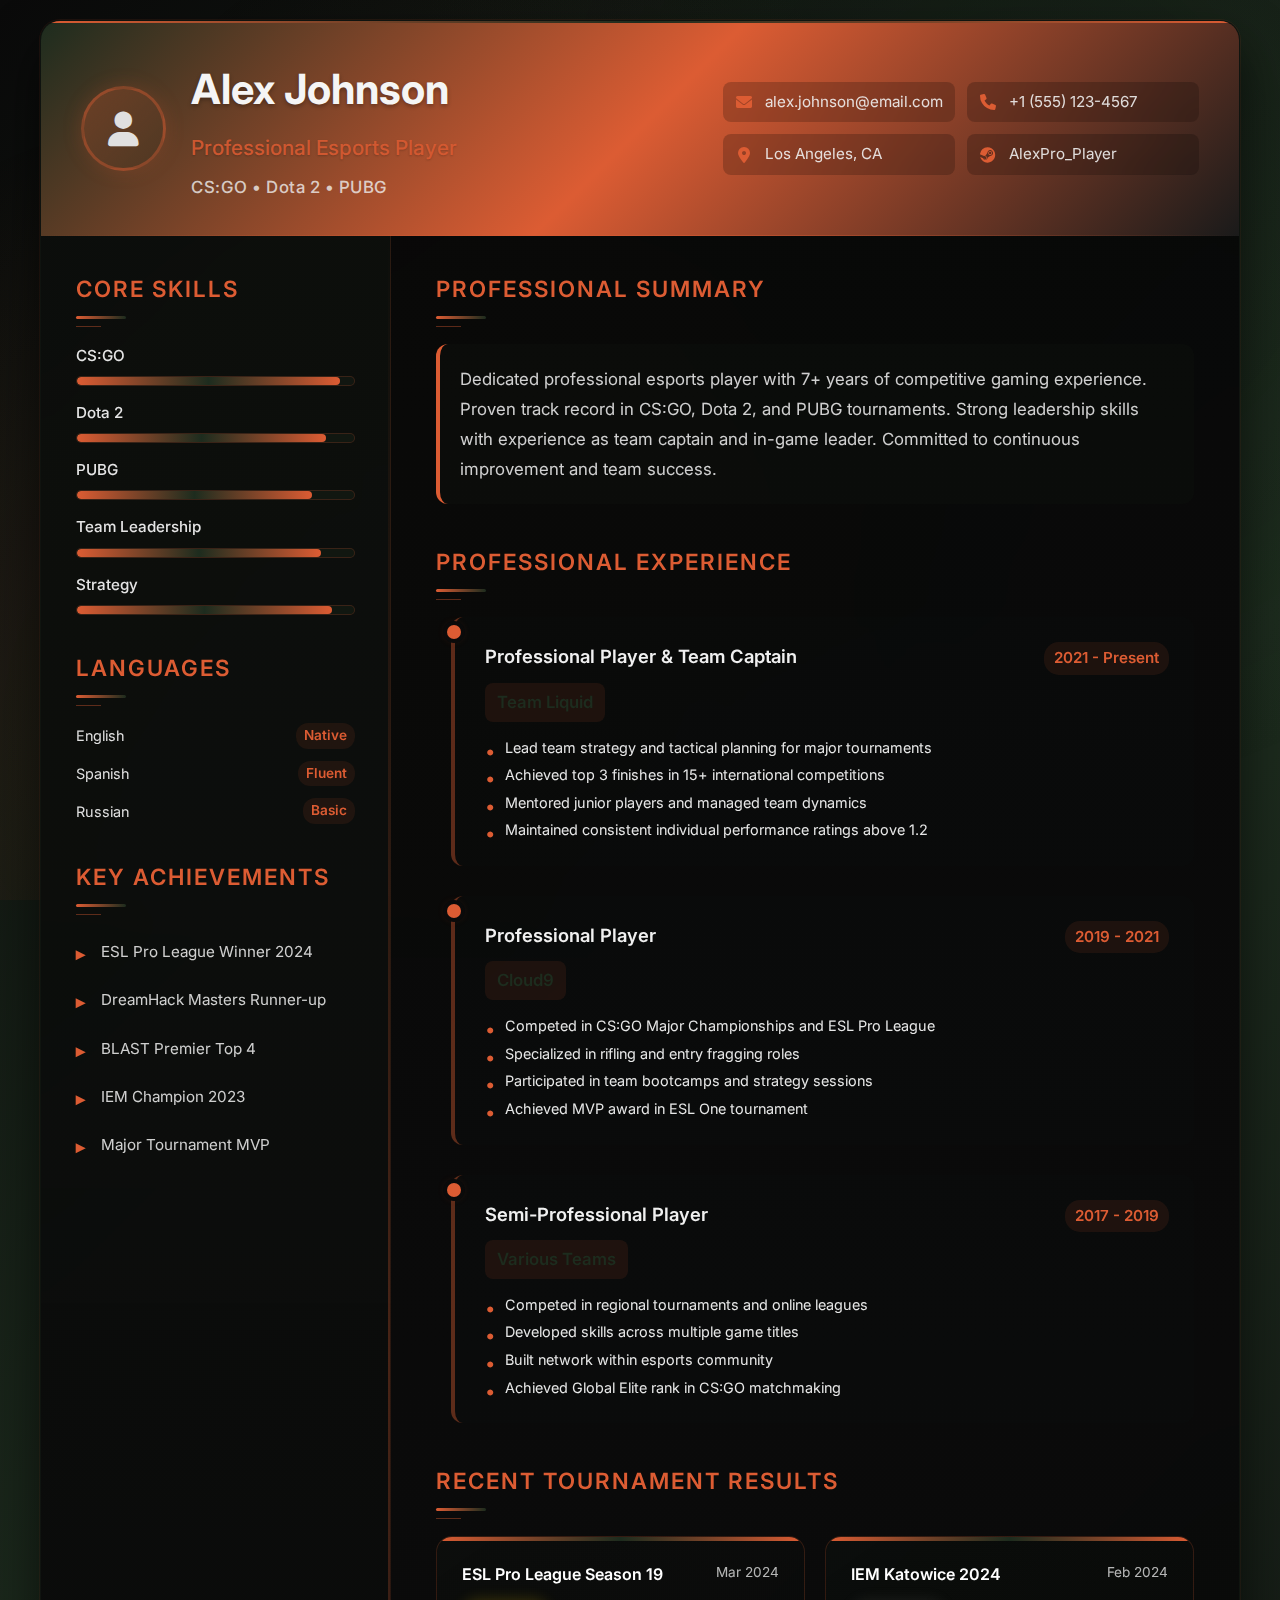
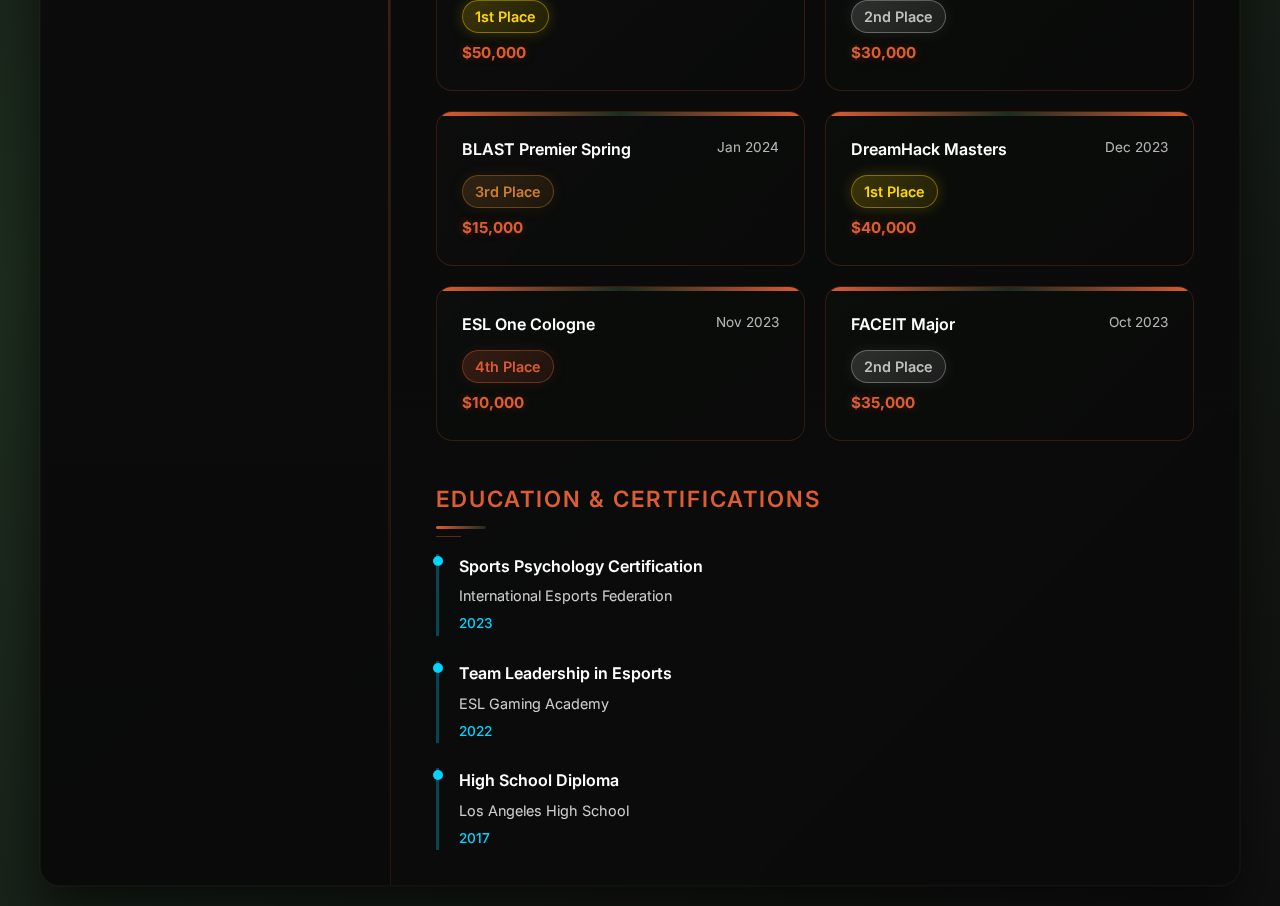
<file: index_new.html>
<!DOCTYPE html>
<html lang="en">
<head>
    <meta charset="UTF-8">
    <meta name="viewport" content="width=device-width, initial-scale=1.0">
    <title>Alex Johnson - Professional Esports Player CV</title>
    <link rel="stylesheet" href="css/cv-style.css">
    <link href="https://fonts.googleapis.com/css2?family=Inter:wght@300;400;500;600;700&display=swap" rel="stylesheet">
    <link rel="stylesheet" href="https://cdnjs.cloudflare.com/ajax/libs/font-awesome/6.0.0/css/all.min.css">
</head>
<body>
    <!-- CV Container -->
    <div class="cv-container">
        <!-- Header Section -->
        <header class="cv-header">
            <div class="header-left">
                <div class="profile-photo">
                    <i class="fas fa-user"></i>
                </div>
                <div class="header-info">
                    <h1>Alex Johnson</h1>
                    <h2>Professional Esports Player</h2>
                    <p class="specialization">CS:GO • Dota 2 • PUBG</p>
                </div>
            </div>
            <div class="header-right">
                <div class="contact-info">
                    <div class="contact-item">
                        <i class="fas fa-envelope"></i>
                        <span>alex.johnson@email.com</span>
                    </div>
                    <div class="contact-item">
                        <i class="fas fa-phone"></i>
                        <span>+1 (555) 123-4567</span>
                    </div>
                    <div class="contact-item">
                        <i class="fas fa-map-marker-alt"></i>
                        <span>Los Angeles, CA</span>
                    </div>
                    <div class="contact-item">
                        <i class="fab fa-steam"></i>
                        <span>AlexPro_Player</span>
                    </div>
                </div>
            </div>
        </header>

        <!-- Main Content -->
        <main class="cv-main">
            <!-- Left Column -->
            <aside class="cv-sidebar">
                <!-- Skills Section -->
                <section class="cv-section">
                    <h3>Core Skills</h3>
                    <div class="skills-list">
                        <div class="skill-item">
                            <span class="skill-name">CS:GO</span>
                            <div class="skill-bar">
                                <div class="skill-progress" style="width: 95%"></div>
                            </div>
                        </div>
                        <div class="skill-item">
                            <span class="skill-name">Dota 2</span>
                            <div class="skill-bar">
                                <div class="skill-progress" style="width: 90%"></div>
                            </div>
                        </div>
                        <div class="skill-item">
                            <span class="skill-name">PUBG</span>
                            <div class="skill-bar">
                                <div class="skill-progress" style="width: 85%"></div>
                            </div>
                        </div>
                        <div class="skill-item">
                            <span class="skill-name">Team Leadership</span>
                            <div class="skill-bar">
                                <div class="skill-progress" style="width: 88%"></div>
                            </div>
                        </div>
                        <div class="skill-item">
                            <span class="skill-name">Strategy</span>
                            <div class="skill-bar">
                                <div class="skill-progress" style="width: 92%"></div>
                            </div>
                        </div>
                    </div>
                </section>

                <!-- Languages -->
                <section class="cv-section">
                    <h3>Languages</h3>
                    <div class="languages-list">
                        <div class="language-item">
                            <span>English</span>
                            <span class="language-level">Native</span>
                        </div>
                        <div class="language-item">
                            <span>Spanish</span>
                            <span class="language-level">Fluent</span>
                        </div>
                        <div class="language-item">
                            <span>Russian</span>
                            <span class="language-level">Basic</span>
                        </div>
                    </div>
                </section>

                <!-- Achievements -->
                <section class="cv-section">
                    <h3>Key Achievements</h3>
                    <ul class="achievements-list">
                        <li>ESL Pro League Winner 2024</li>
                        <li>DreamHack Masters Runner-up</li>
                        <li>BLAST Premier Top 4</li>
                        <li>IEM Champion 2023</li>
                        <li>Major Tournament MVP</li>
                    </ul>
                </section>
            </aside>

            <!-- Right Column -->
            <div class="cv-content">
                <!-- Professional Summary -->
                <section class="cv-section">
                    <h3>Professional Summary</h3>
                    <p>Dedicated professional esports player with 7+ years of competitive gaming experience. Proven track record in CS:GO, Dota 2, and PUBG tournaments. Strong leadership skills with experience as team captain and in-game leader. Committed to continuous improvement and team success.</p>
                </section>

                <!-- Professional Experience -->
                <section class="cv-section">
                    <h3>Professional Experience</h3>
                    <div class="experience-list">
                        <div class="experience-item">
                            <div class="experience-header">
                                <h4>Professional Player & Team Captain</h4>
                                <span class="experience-period">2021 - Present</span>
                            </div>
                            <div class="experience-company">Team Liquid</div>
                            <ul class="experience-duties">
                                <li>Lead team strategy and tactical planning for major tournaments</li>
                                <li>Achieved top 3 finishes in 15+ international competitions</li>
                                <li>Mentored junior players and managed team dynamics</li>
                                <li>Maintained consistent individual performance ratings above 1.2</li>
                            </ul>
                        </div>

                        <div class="experience-item">
                            <div class="experience-header">
                                <h4>Professional Player</h4>
                                <span class="experience-period">2019 - 2021</span>
                            </div>
                            <div class="experience-company">Cloud9</div>
                            <ul class="experience-duties">
                                <li>Competed in CS:GO Major Championships and ESL Pro League</li>
                                <li>Specialized in rifling and entry fragging roles</li>
                                <li>Participated in team bootcamps and strategy sessions</li>
                                <li>Achieved MVP award in ESL One tournament</li>
                            </ul>
                        </div>

                        <div class="experience-item">
                            <div class="experience-header">
                                <h4>Semi-Professional Player</h4>
                                <span class="experience-period">2017 - 2019</span>
                            </div>
                            <div class="experience-company">Various Teams</div>
                            <ul class="experience-duties">
                                <li>Competed in regional tournaments and online leagues</li>
                                <li>Developed skills across multiple game titles</li>
                                <li>Built network within esports community</li>
                                <li>Achieved Global Elite rank in CS:GO matchmaking</li>
                            </ul>
                        </div>
                    </div>
                </section>

                <!-- Recent Tournaments -->
                <section class="cv-section">
                    <h3>Recent Tournament Results</h3>
                    <div class="tournaments-grid">
                        <div class="tournament-item">
                            <div class="tournament-header">
                                <h4>ESL Pro League Season 19</h4>
                                <span class="tournament-date">Mar 2024</span>
                            </div>
                            <div class="tournament-result first">1st Place</div>
                            <div class="tournament-prize">$50,000</div>
                        </div>

                        <div class="tournament-item">
                            <div class="tournament-header">
                                <h4>IEM Katowice 2024</h4>
                                <span class="tournament-date">Feb 2024</span>
                            </div>
                            <div class="tournament-result second">2nd Place</div>
                            <div class="tournament-prize">$30,000</div>
                        </div>

                        <div class="tournament-item">
                            <div class="tournament-header">
                                <h4>BLAST Premier Spring</h4>
                                <span class="tournament-date">Jan 2024</span>
                            </div>
                            <div class="tournament-result third">3rd Place</div>
                            <div class="tournament-prize">$15,000</div>
                        </div>

                        <div class="tournament-item">
                            <div class="tournament-header">
                                <h4>DreamHack Masters</h4>
                                <span class="tournament-date">Dec 2023</span>
                            </div>
                            <div class="tournament-result first">1st Place</div>
                            <div class="tournament-prize">$40,000</div>
                        </div>

                        <div class="tournament-item">
                            <div class="tournament-header">
                                <h4>ESL One Cologne</h4>
                                <span class="tournament-date">Nov 2023</span>
                            </div>
                            <div class="tournament-result fourth">4th Place</div>
                            <div class="tournament-prize">$10,000</div>
                        </div>

                        <div class="tournament-item">
                            <div class="tournament-header">
                                <h4>FACEIT Major</h4>
                                <span class="tournament-date">Oct 2023</span>
                            </div>
                            <div class="tournament-result second">2nd Place</div>
                            <div class="tournament-prize">$35,000</div>
                        </div>
                    </div>
                </section>

                <!-- Education & Certifications -->
                <section class="cv-section">
                    <h3>Education & Certifications</h3>
                    <div class="education-list">
                        <div class="education-item">
                            <h4>Sports Psychology Certification</h4>
                            <span class="education-institution">International Esports Federation</span>
                            <span class="education-year">2023</span>
                        </div>
                        <div class="education-item">
                            <h4>Team Leadership in Esports</h4>
                            <span class="education-institution">ESL Gaming Academy</span>
                            <span class="education-year">2022</span>
                        </div>
                        <div class="education-item">
                            <h4>High School Diploma</h4>
                            <span class="education-institution">Los Angeles High School</span>
                            <span class="education-year">2017</span>
                        </div>
                    </div>
                </section>
            </div>
        </main>
    </div>
</body>
</html>
</file>
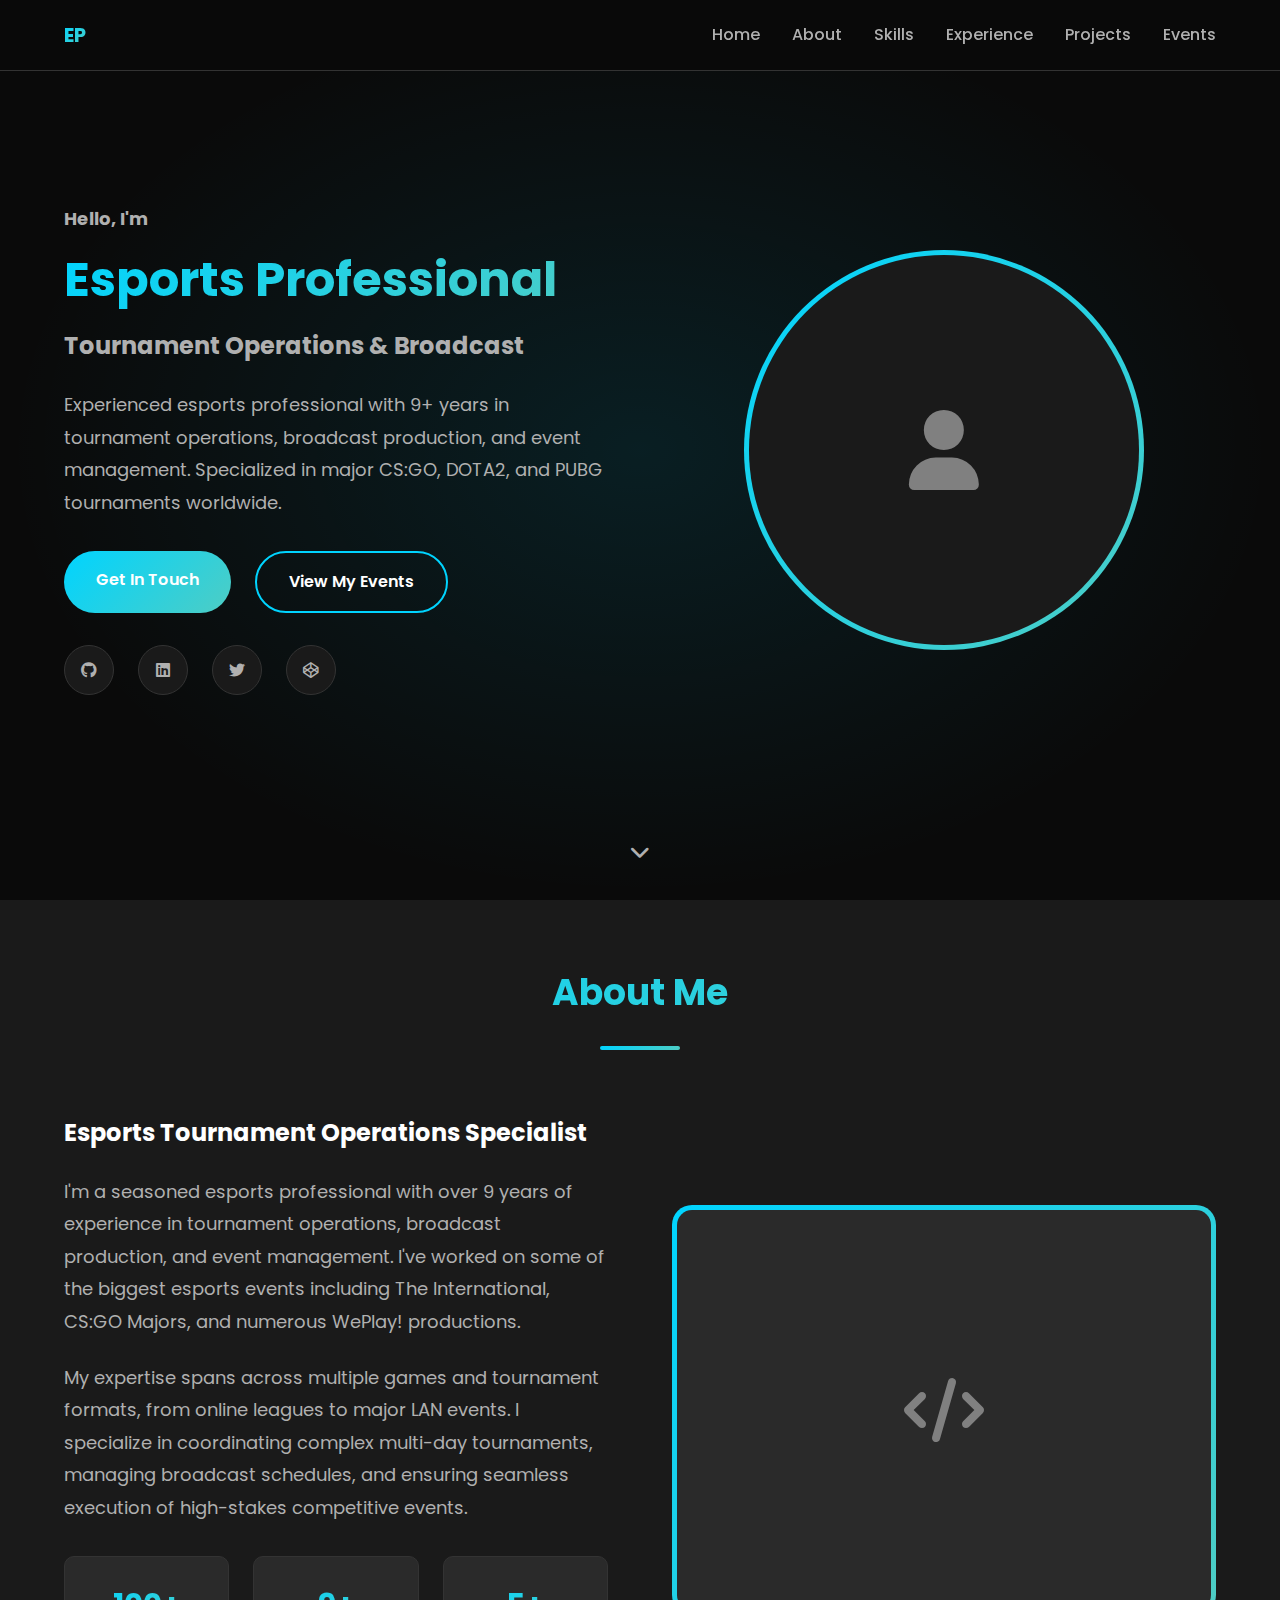
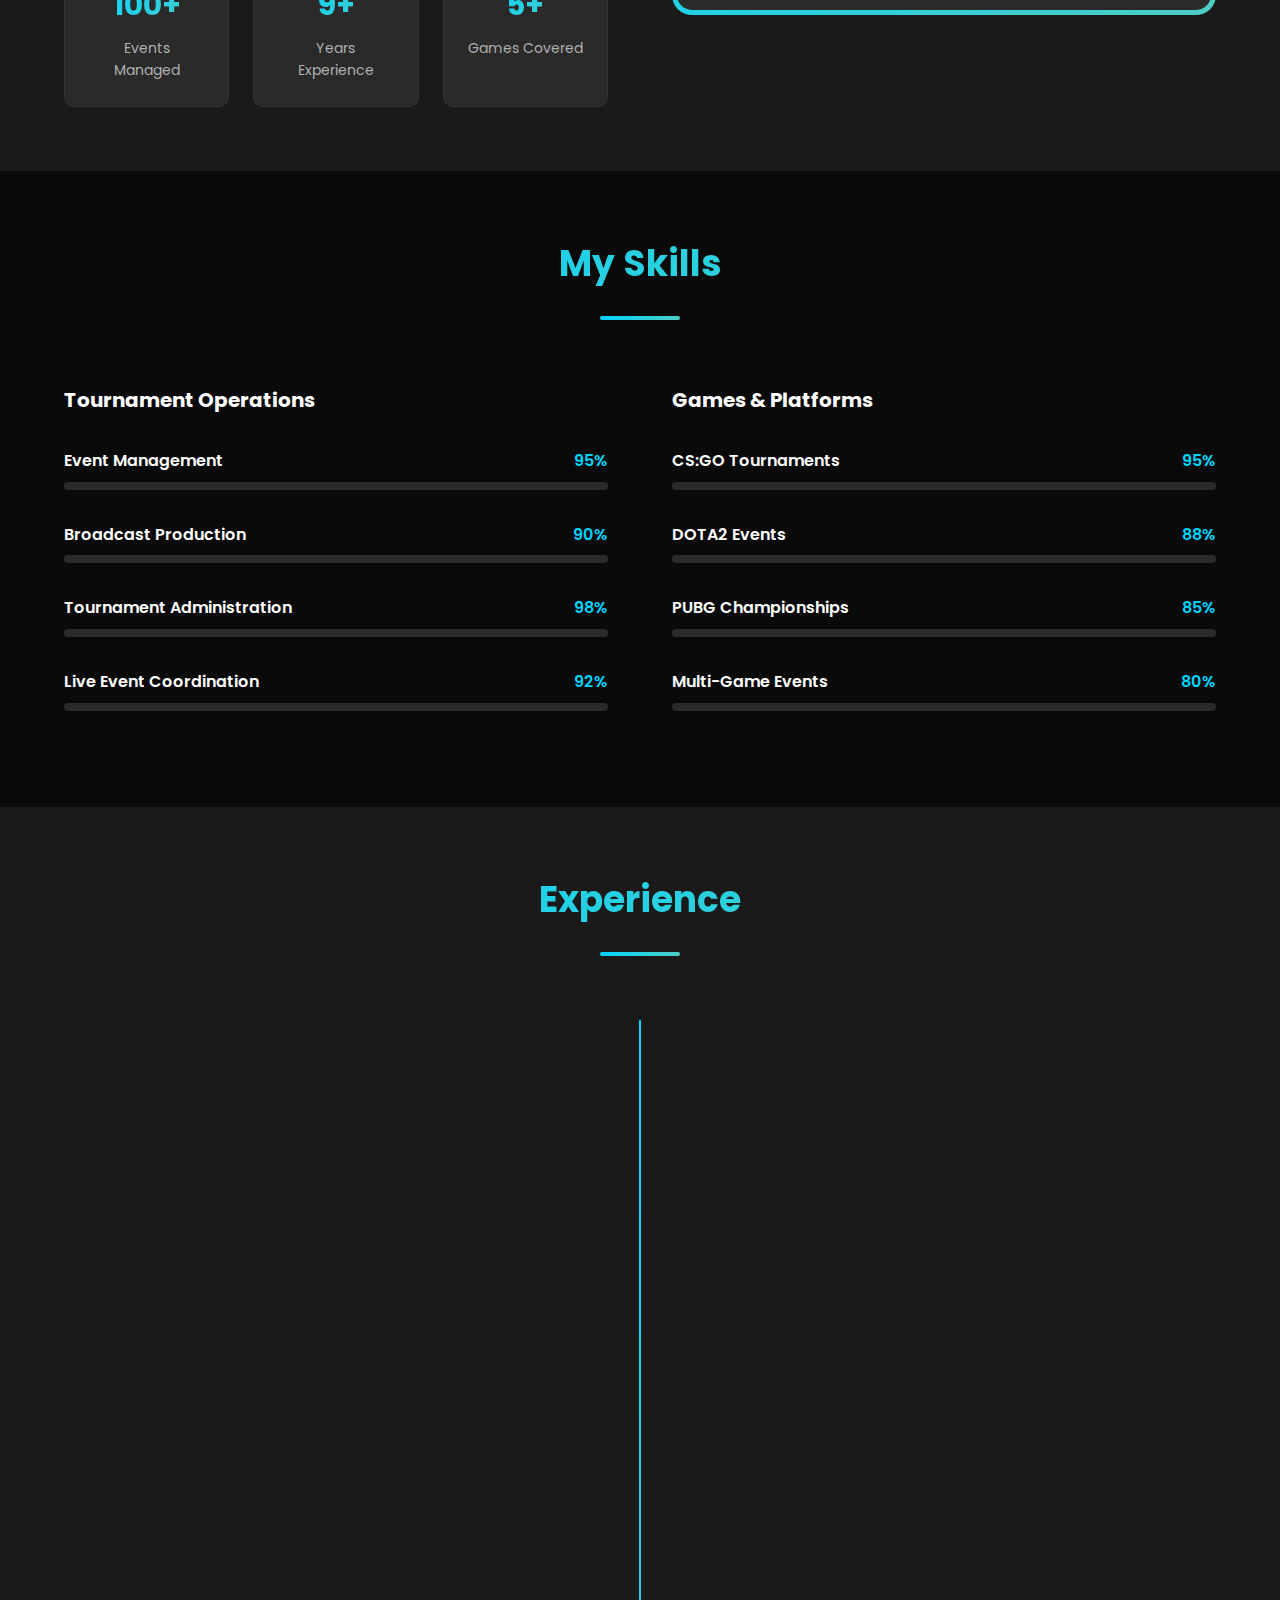
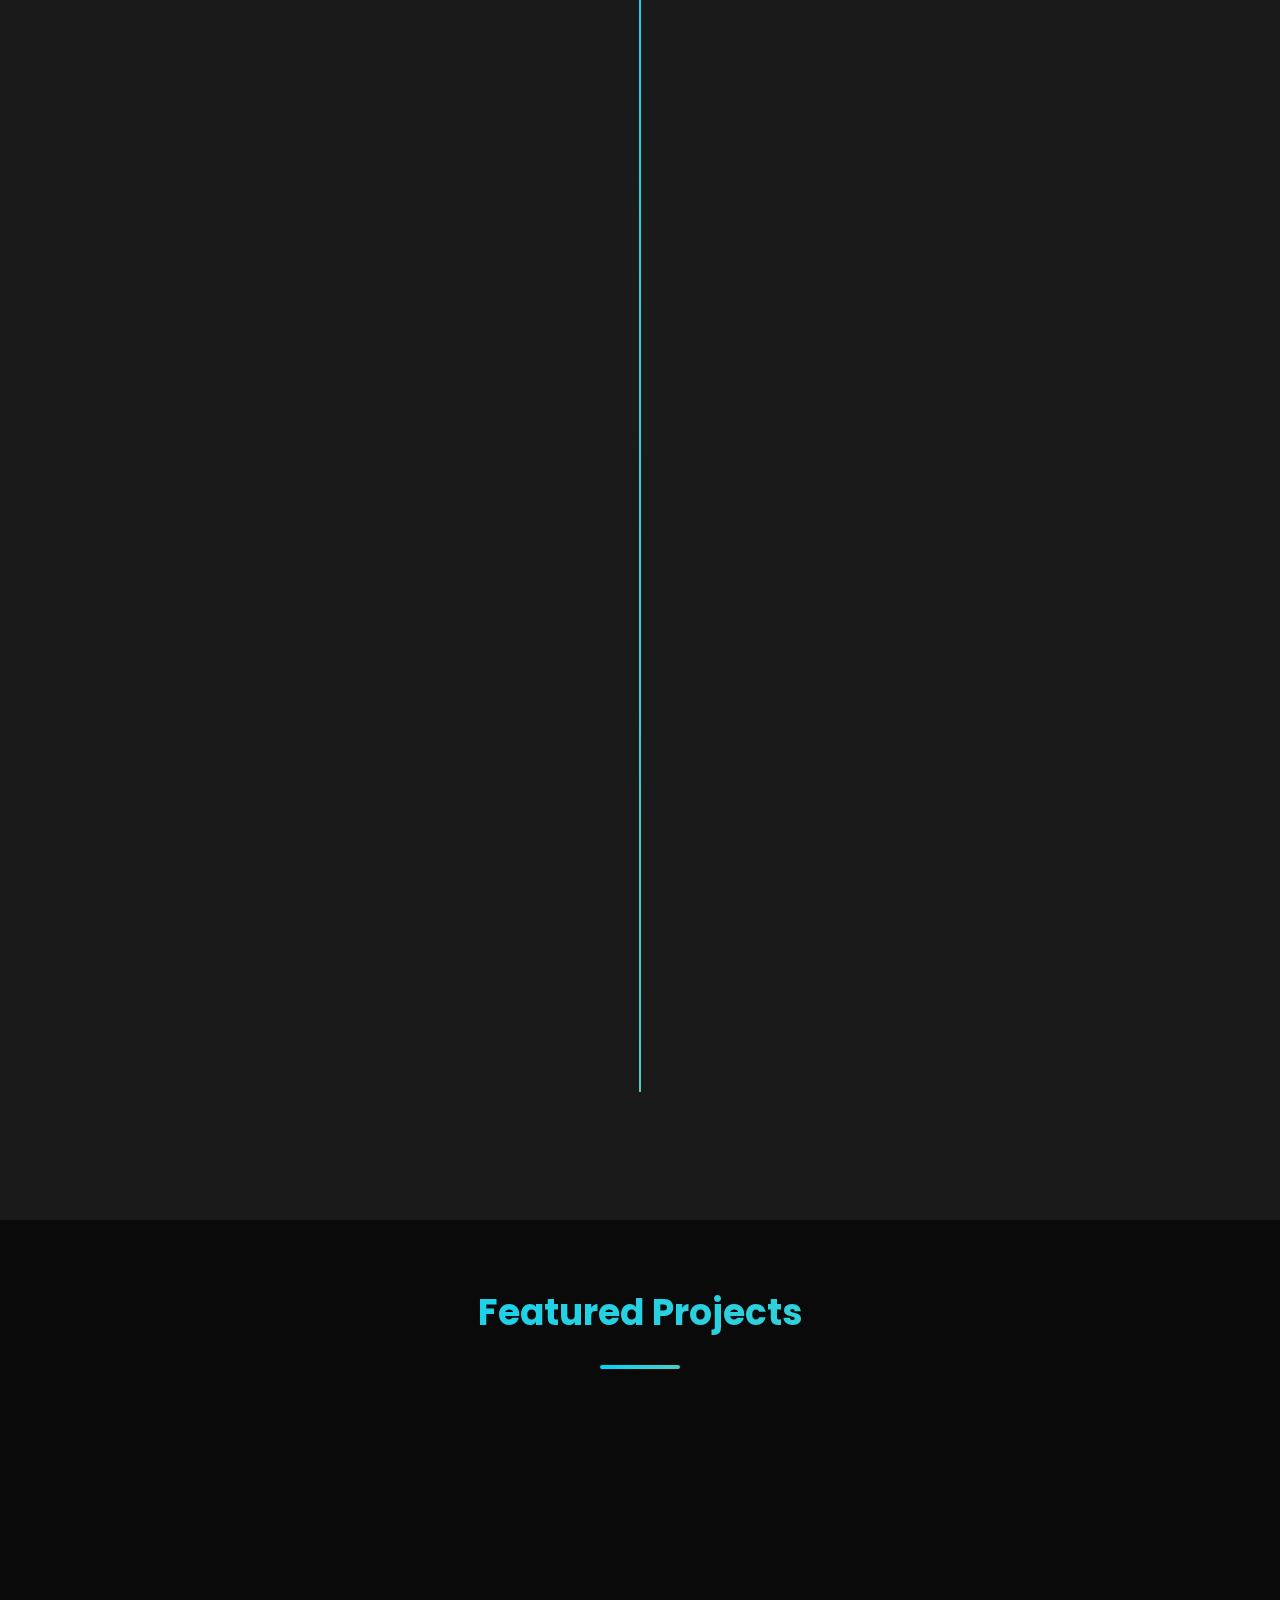
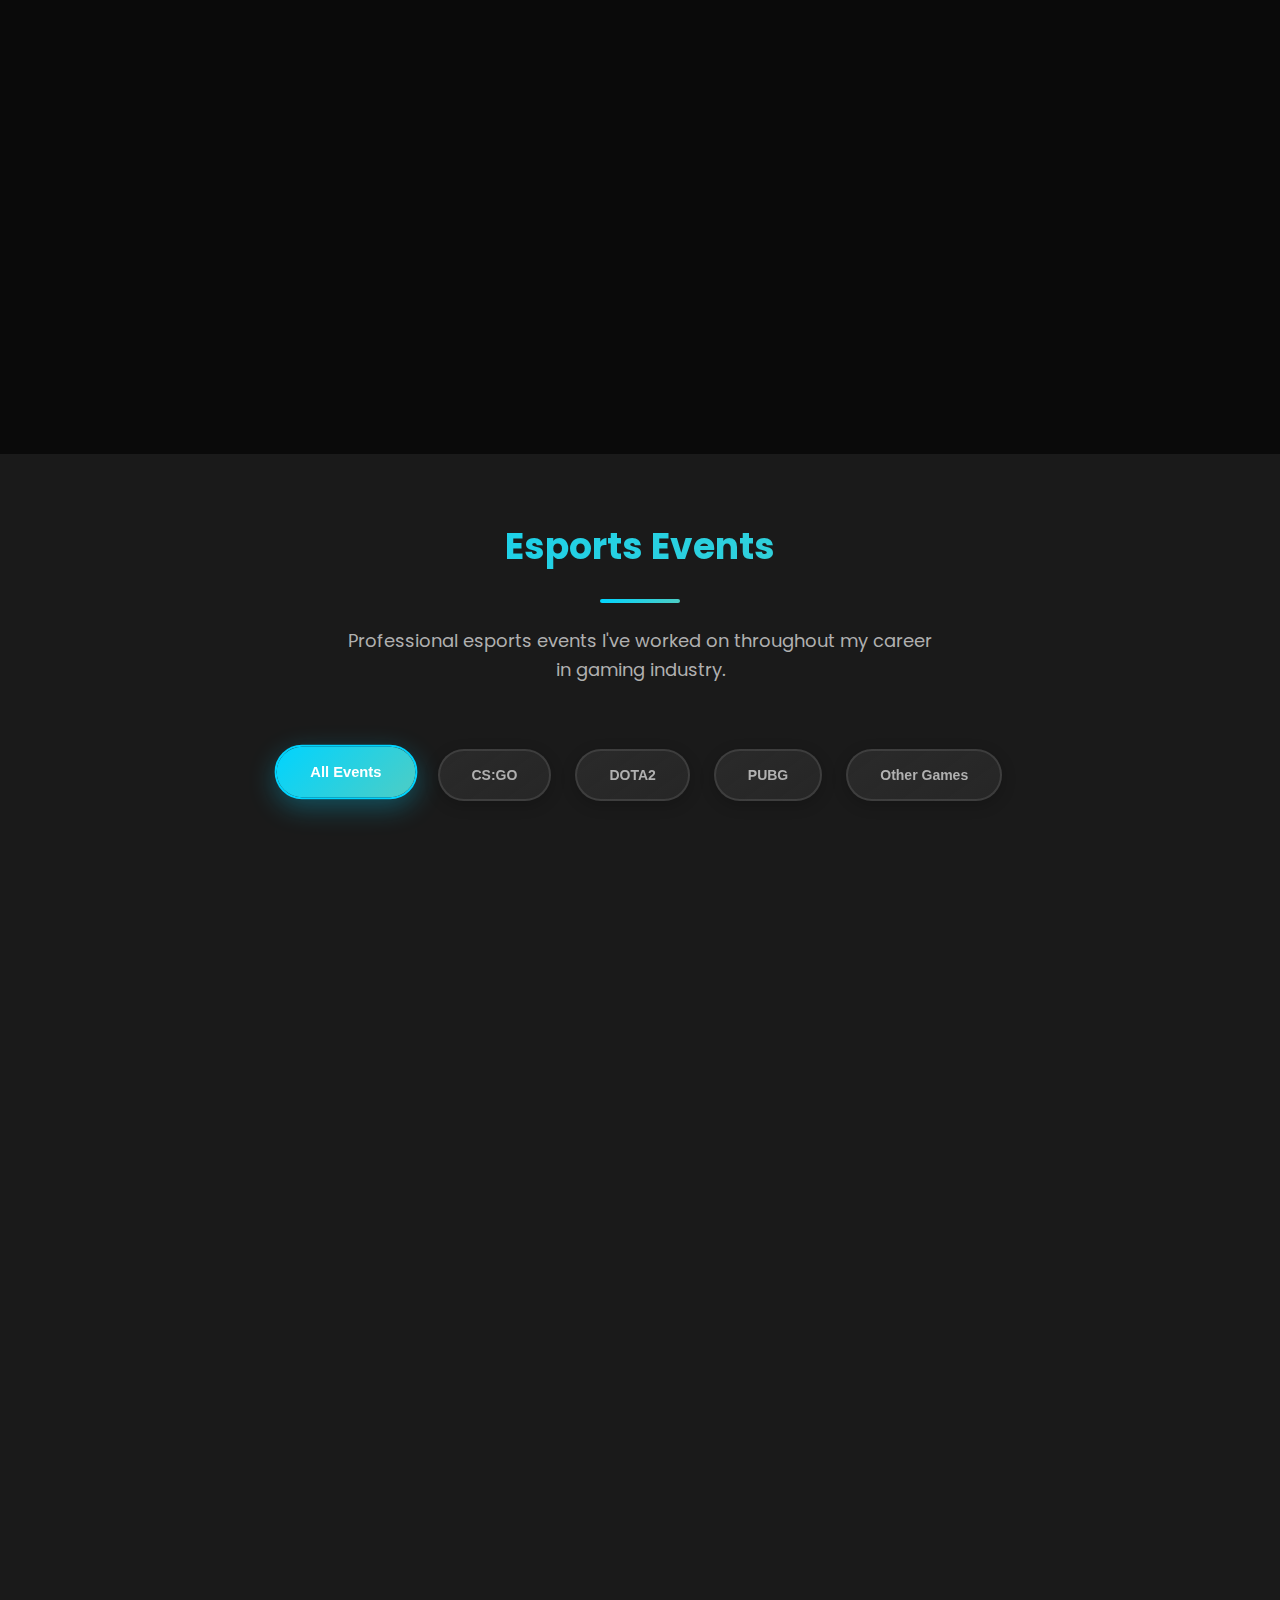
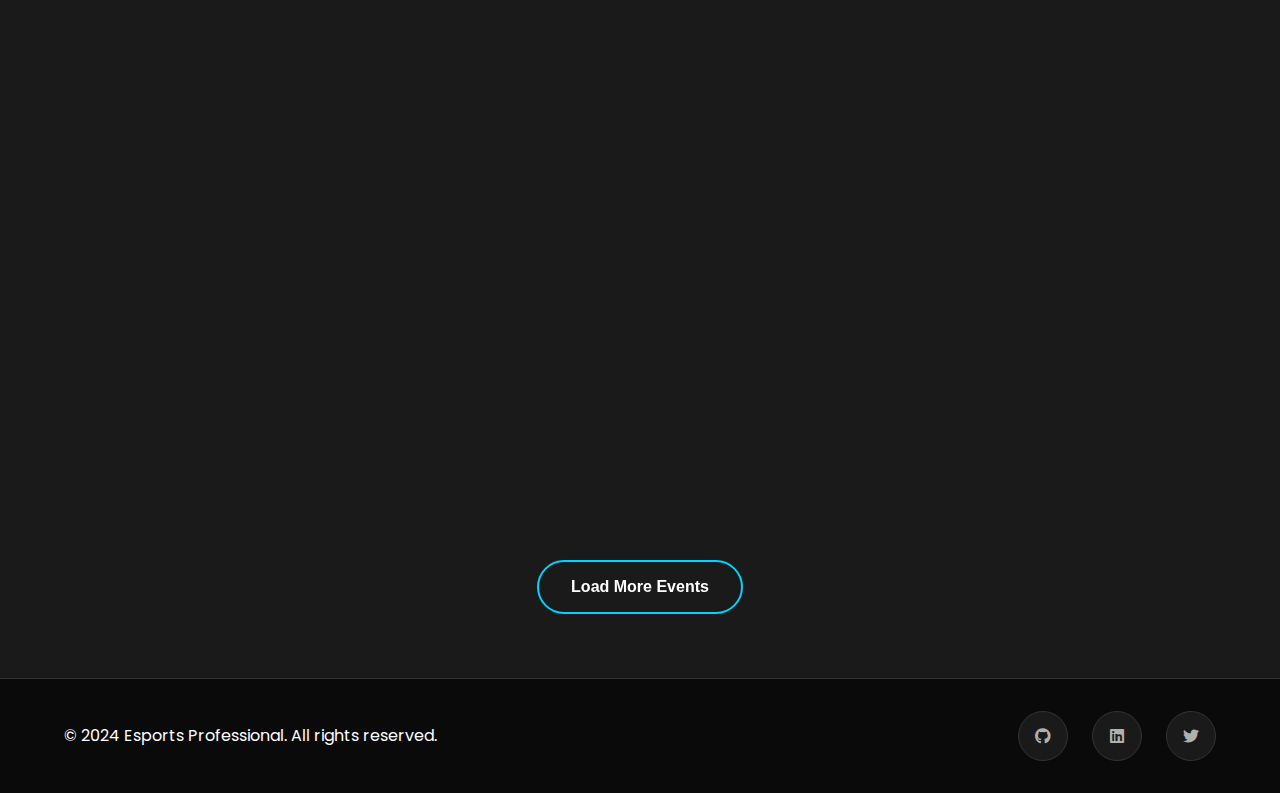
<file: index_old.html>
<!DOCTYPE html>
<html lang="en">
<head>
    <meta charset="UTF-8">
    <meta name="viewport" content="width=device-width, initial-scale=1.0">
    <title>Esports Professional - Tournament Operations & Broadcast</title>
    <link rel="stylesheet" href="css/style.css">
    <link href="https://cdnjs.cloudflare.com/ajax/libs/font-awesome/6.0.0/css/all.min.css" rel="stylesheet">
    <link href="https://fonts.googleapis.com/css2?family=Poppins:wght@300;400;500;600;700&display=swap" rel="stylesheet">
</head>
<body>
    <!-- Navigation -->
    <nav class="navbar">
        <div class="nav-container">
            <div class="nav-logo">
                <span class="logo-text">EP</span>
            </div>
            <ul class="nav-menu">
                <li><a href="#home" class="nav-link">Home</a></li>
                <li><a href="#about" class="nav-link">About</a></li>
                <li><a href="#skills" class="nav-link">Skills</a></li>
                <li><a href="#experience" class="nav-link">Experience</a></li>
                <li><a href="#projects" class="nav-link">Projects</a></li>
                <li><a href="#events" class="nav-link">Events</a></li>
            </ul>
            <div class="hamburger">
                <span class="bar"></span>
                <span class="bar"></span>
                <span class="bar"></span>
            </div>
        </div>
    </nav>

    <!-- Hero Section -->
    <section id="home" class="hero">
        <div class="hero-container">
            <div class="hero-content">
                <div class="hero-text">
                    <h1 class="hero-title">
                        <span class="greeting">Hello, I'm</span>
                        <span class="name">Esports Professional</span>
                        <span class="role">Tournament Operations & Broadcast</span>
                    </h1>
                    <p class="hero-description">
                        Experienced esports professional with 9+ years in tournament operations, broadcast production, 
                        and event management. Specialized in major CS:GO, DOTA2, and PUBG tournaments worldwide.
                    </p>
                    <div class="hero-buttons">
                        <a href="#contact" class="btn btn-primary">Get In Touch</a>
                        <a href="#events" class="btn btn-secondary">View My Events</a>
                    </div>
                    <div class="social-links">
                        <a href="#" class="social-link"><i class="fab fa-github"></i></a>
                        <a href="#" class="social-link"><i class="fab fa-linkedin"></i></a>
                        <a href="#" class="social-link"><i class="fab fa-twitter"></i></a>
                        <a href="#" class="social-link"><i class="fab fa-codepen"></i></a>
                    </div>
                </div>
            </div>
            <div class="hero-image">
                <div class="profile-container">
                    <div class="profile-image">
                        <!-- Profile image placeholder -->
                        <div class="image-placeholder">
                            <i class="fas fa-user"></i>
                        </div>
                    </div>
                </div>
            </div>
        </div>
        <div class="scroll-indicator">
            <div class="scroll-arrow">
                <i class="fas fa-chevron-down"></i>
            </div>
        </div>
    </section>

    <!-- About Section -->
    <section id="about" class="about">
        <div class="container">
            <div class="section-header">
                <h2 class="section-title">About Me</h2>
                <div class="section-divider"></div>
            </div>
            <div class="about-content">
                <div class="about-text">
                    <h3>Esports Tournament Operations Specialist</h3>
                    <p>
                        I'm a seasoned esports professional with over 9 years of experience in tournament operations, 
                        broadcast production, and event management. I've worked on some of the biggest esports events 
                        including The International, CS:GO Majors, and numerous WePlay! productions.
                    </p>
                    <p>
                        My expertise spans across multiple games and tournament formats, from online leagues to 
                        major LAN events. I specialize in coordinating complex multi-day tournaments, managing 
                        broadcast schedules, and ensuring seamless execution of high-stakes competitive events.
                    </p>
                    <div class="about-stats">
                        <div class="stat">
                            <span class="stat-number">100+</span>
                            <span class="stat-label">Events Managed</span>
                        </div>
                        <div class="stat">
                            <span class="stat-number">9+</span>
                            <span class="stat-label">Years Experience</span>
                        </div>
                        <div class="stat">
                            <span class="stat-number">5+</span>
                            <span class="stat-label">Games Covered</span>
                        </div>
                    </div>
                </div>
                <div class="about-image">
                    <div class="about-img-container">
                        <div class="about-img-placeholder">
                            <i class="fas fa-code"></i>
                        </div>
                    </div>
                </div>
            </div>
        </div>
    </section>

    <!-- Skills Section -->
    <section id="skills" class="skills">
        <div class="container">
            <div class="section-header">
                <h2 class="section-title">My Skills</h2>
                <div class="section-divider"></div>
            </div>
            <div class="skills-content">
                <div class="skill-category">
                    <h3>Tournament Operations</h3>
                    <div class="skill-list">
                        <div class="skill-item">
                            <div class="skill-info">
                                <span class="skill-name">Event Management</span>
                                <span class="skill-percentage">95%</span>
                            </div>
                            <div class="skill-bar">
                                <div class="skill-progress" data-progress="95"></div>
                            </div>
                        </div>
                        <div class="skill-item">
                            <div class="skill-info">
                                <span class="skill-name">Broadcast Production</span>
                                <span class="skill-percentage">90%</span>
                            </div>
                            <div class="skill-bar">
                                <div class="skill-progress" data-progress="90"></div>
                            </div>
                        </div>
                        <div class="skill-item">
                            <div class="skill-info">
                                <span class="skill-name">Tournament Administration</span>
                                <span class="skill-percentage">98%</span>
                            </div>
                            <div class="skill-bar">
                                <div class="skill-progress" data-progress="98"></div>
                            </div>
                        </div>
                        <div class="skill-item">
                            <div class="skill-info">
                                <span class="skill-name">Live Event Coordination</span>
                                <span class="skill-percentage">92%</span>
                            </div>
                            <div class="skill-bar">
                                <div class="skill-progress" data-progress="92"></div>
                            </div>
                        </div>
                    </div>
                </div>
                <div class="skill-category">
                    <h3>Games & Platforms</h3>
                    <div class="skill-list">
                        <div class="skill-item">
                            <div class="skill-info">
                                <span class="skill-name">CS:GO Tournaments</span>
                                <span class="skill-percentage">95%</span>
                            </div>
                            <div class="skill-bar">
                                <div class="skill-progress" data-progress="95"></div>
                            </div>
                        </div>
                        <div class="skill-item">
                            <div class="skill-info">
                                <span class="skill-name">DOTA2 Events</span>
                                <span class="skill-percentage">88%</span>
                            </div>
                            <div class="skill-bar">
                                <div class="skill-progress" data-progress="88"></div>
                            </div>
                        </div>
                        <div class="skill-item">
                            <div class="skill-info">
                                <span class="skill-name">PUBG Championships</span>
                                <span class="skill-percentage">85%</span>
                            </div>
                            <div class="skill-bar">
                                <div class="skill-progress" data-progress="85"></div>
                            </div>
                        </div>
                        <div class="skill-item">
                            <div class="skill-info">
                                <span class="skill-name">Multi-Game Events</span>
                                <span class="skill-percentage">80%</span>
                            </div>
                            <div class="skill-bar">
                                <div class="skill-progress" data-progress="80"></div>
                            </div>
                        </div>
                    </div>
                </div>
            </div>
        </div>
    </section>

    <!-- Experience Section -->
    <section id="experience" class="experience">
        <div class="container">
            <div class="section-header">
                <h2 class="section-title">Experience</h2>
                <div class="section-divider"></div>
            </div>
            <div class="timeline">
                <div class="timeline-item">
                    <div class="timeline-dot"></div>
                    <div class="timeline-content">
                        <h3>Senior Tournament Operations Manager</h3>
                        <span class="timeline-company">WePlay! Esports</span>
                        <span class="timeline-date">2020 - Present</span>
                        <p>Leading tournament operations for major esports events including DOTA2 Majors, CS:GO tournaments, and innovative format competitions.</p>
                        <ul>
                            <li>Managed The International 10 with 40M+ viewers worldwide</li>
                            <li>Launched WePlay Academy League series across 6 seasons</li>
                            <li>Pioneered innovative tournament formats and broadcast productions</li>
                        </ul>
                    </div>
                </div>
                <div class="timeline-item">
                    <div class="timeline-dot"></div>
                    <div class="timeline-content">
                        <h3>Tournament Operations Specialist</h3>
                        <span class="timeline-company">StarLadder</span>
                        <span class="timeline-date">2015 - 2020</span>
                        <p>Coordinated major CS:GO and DOTA2 tournaments including StarSeries i-League seasons and international championships.</p>
                        <ul>
                            <li>Organized 20+ major tournament seasons</li>
                            <li>Managed operations for CS:GO Majors and DOTA2 Majors</li>
                            <li>Coordinated multi-game events and cross-platform tournaments</li>
                        </ul>
                    </div>
                </div>
                <div class="timeline-item">
                    <div class="timeline-dot"></div>
                    <div class="timeline-content">
                        <h3>Esports Event Coordinator</h3>
                        <span class="timeline-company">Various Tournament Organizers</span>
                        <span class="timeline-date">2015 - 2020</span>
                        <p>Worked with multiple tournament organizers including PGL, ELEAGUE, BLAST Pro Series, and ECS.</p>
                        <ul>
                            <li>Supported operations for 80+ major esports events</li>
                            <li>Specialized in CS:GO Major Championships</li>
                            <li>Managed regional and international qualifying events</li>
                        </ul>
                    </div>
                </div>
            </div>
        </div>
    </section>

    <!-- Projects Section -->
    <section id="projects" class="projects">
        <div class="container">
            <div class="section-header">
                <h2 class="section-title">Featured Projects</h2>
                <div class="section-divider"></div>
            </div>
            <div class="projects-grid">
                <div class="project-card">
                    <div class="project-image">
                        <div class="project-img-placeholder">
                            <i class="fas fa-laptop-code"></i>
                        </div>
                        <div class="project-overlay">
                            <div class="project-links">
                                <a href="#" class="project-link"><i class="fas fa-external-link-alt"></i></a>
                                <a href="#" class="project-link"><i class="fab fa-github"></i></a>
                            </div>
                        </div>
                    </div>
                    <div class="project-content">
                        <h3>E-Commerce Platform</h3>
                        <p>A modern e-commerce platform built with React.js and Node.js featuring user authentication, payment integration, and admin dashboard.</p>
                        <div class="project-tech">
                            <span class="tech-tag">React</span>
                            <span class="tech-tag">Node.js</span>
                            <span class="tech-tag">MongoDB</span>
                        </div>
                    </div>
                </div>
                <div class="project-card">
                    <div class="project-image">
                        <div class="project-img-placeholder">
                            <i class="fas fa-mobile-alt"></i>
                        </div>
                        <div class="project-overlay">
                            <div class="project-links">
                                <a href="#" class="project-link"><i class="fas fa-external-link-alt"></i></a>
                                <a href="#" class="project-link"><i class="fab fa-github"></i></a>
                            </div>
                        </div>
                    </div>
                    <div class="project-content">
                        <h3>Weather App</h3>
                        <p>A responsive weather application with real-time data, location-based forecasts, and beautiful animations built with Vue.js.</p>
                        <div class="project-tech">
                            <span class="tech-tag">Vue.js</span>
                            <span class="tech-tag">API</span>
                            <span class="tech-tag">CSS3</span>
                        </div>
                    </div>
                </div>
                <div class="project-card">
                    <div class="project-image">
                        <div class="project-img-placeholder">
                            <i class="fas fa-tasks"></i>
                        </div>
                        <div class="project-overlay">
                            <div class="project-links">
                                <a href="#" class="project-link"><i class="fas fa-external-link-alt"></i></a>
                                <a href="#" class="project-link"><i class="fab fa-github"></i></a>
                            </div>
                        </div>
                    </div>
                    <div class="project-content">
                        <h3>Task Management Tool</h3>
                        <p>A collaborative task management application with real-time updates, drag-and-drop functionality, and team collaboration features.</p>
                        <div class="project-tech">
                            <span class="tech-tag">React</span>
                            <span class="tech-tag">Socket.io</span>
                            <span class="tech-tag">Express</span>
                        </div>
                    </div>
                </div>
            </div>
        </div>
    </section>

    <!-- Events Section -->
    <section id="events" class="events">
        <div class="container">
            <div class="section-header">
                <h2 class="section-title">Esports Events</h2>
                <div class="section-divider"></div>
                <p class="section-description">
                    Professional esports events I've worked on throughout my career in gaming industry.
                </p>
            </div>
            
            <!-- Event Filters -->
            <div class="event-filters">
                <button class="filter-btn active" data-filter="all">All Events</button>
                <button class="filter-btn" data-filter="cs-go">CS:GO</button>
                <button class="filter-btn" data-filter="dota2">DOTA2</button>
                <button class="filter-btn" data-filter="pubg">PUBG</button>
                <button class="filter-btn" data-filter="other">Other Games</button>
            </div>
            
            <!-- Events Grid -->
            <div class="events-grid">
                <a href="https://escorenews.com/ru/dota-2/starladder-i-league-starseries-season-1" class="event-card" data-game="cs-go" target="_blank">
                    <div class="event-header">
                        <div class="event-date">2015 OCT 21 - 2016 JAN 17</div>
                        <div class="event-game">CS:GO</div>
                    </div>
                    <div class="event-content">
                        <h3 class="event-title">StarSeries & i-League CS:GO Season 1</h3>
                    </div>
                </a>
                
                <div class="event-card" data-game="cs-go">
                    <div class="event-header">
                        <div class="event-date">2017 JUN 23 - 25</div>
                        <div class="event-game">CS:GO</div>
                    </div>
                    <div class="event-content">
                        <h3 class="event-title">ECS Season 3</h3>
                    </div>
                    <a href="https://liquipedia.net/counterstrike/Esports_Championship_Series/Season_3" class="event-link" target="_blank">
                        <i class="fas fa-external-link-alt"></i>
                    </a>
                </div>
                
                <div class="event-card" data-game="cs-go">
                    <div class="event-header">
                        <div class="event-date">2016 DEC 09 - 11</div>
                        <div class="event-game">CS:GO</div>
                    </div>
                    <div class="event-content">
                        <h3 class="event-title">ECS Season 2</h3>
                    </div>
                    <a href="https://liquipedia.net/counterstrike/Esports_Championship_Series/Season_2" class="event-link" target="_blank">
                        <i class="fas fa-external-link-alt"></i>
                    </a>
                </div>
                
                <div class="event-card" data-game="cs-go">
                    <div class="event-header">
                        <div class="event-date">2016 SEP 07 - 11</div>
                        <div class="event-game">CS:GO</div>
                    </div>
                    <div class="event-content">
                        <h3 class="event-title">StarSeries & i-League CS:GO Season 2</h3>
                    </div>
                    <a href="https://liquipedia.net/counterstrike/StarLadder/StarSeries/XIII" class="event-link" target="_blank">
                        <i class="fas fa-external-link-alt"></i>
                    </a>
                </div>
                
                <div class="event-card" data-game="dota2">
                    <div class="event-header">
                        <div class="event-date">2016 NOV 15</div>
                        <div class="event-game">DOTA2</div>
                    </div>
                    <div class="event-content">
                        <h3 class="event-title">Showmatch EGB vs G2A</h3>
                    </div>
                    <a href="https://www.gamereactor.eu/watch-two-esports-sponsors-battle-in-dota-2-today/" class="event-link" target="_blank">
                        <i class="fas fa-external-link-alt"></i>
                    </a>
                </div>
                
                <div class="event-card" data-game="cs-go">
                    <div class="event-header">
                        <div class="event-date">2017 FEB 09 - APR 10</div>
                        <div class="event-game">CS:GO</div>
                    </div>
                    <h3 class="event-title">StarSeries & i-League CS:GO Season 3</h3>
                    <a href="https://escorenews.com/ru/csgo/starseries-i-league-season-3" class="event-link" target="_blank">
                        <i class="fas fa-external-link-alt"></i>
                    </a>
                </div>
                
                <div class="event-card" data-game="cs-go">
                    <div class="event-header">
                        <div class="event-date">2018 FEB 17 - 25</div>
                        <div class="event-game">CS:GO</div>
                    </div>
                    <h3 class="event-title">StarSeries & i-League CS:GO Season 4</h3>
                    <a href="https://liquipedia.net/counterstrike/StarLadder_i-League/StarSeries/Season_4" class="event-link" target="_blank">
                        <i class="fas fa-external-link-alt"></i>
                    </a>
                </div>
                
                <div class="event-card" data-game="cs-go">
                    <div class="event-header">
                        <div class="event-date">2018 MAY 03 - 28</div>
                        <div class="event-game">CS:GO</div>
                    </div>
                    <h3 class="event-title">StarSeries & i-League CS:GO Season 5</h3>
                    <a href="https://liquipedia.net/counterstrike/StarSeries_i-League/Season_5" class="event-link" target="_blank">
                        <i class="fas fa-external-link-alt"></i>
                    </a>
                </div>
                
                <div class="event-card" data-game="dota2">
                    <div class="event-header">
                        <div class="event-date">2017 AUG 07 - 12</div>
                        <div class="event-game">DOTA2</div>
                    </div>
                    <h3 class="event-title">The International 7</h3>
                    <a href="https://liquipedia.net/dota2/The_International/2017" class="event-link" target="_blank">
                        <i class="fas fa-external-link-alt"></i>
                    </a>
                </div>
                
                <div class="event-card" data-game="cs-go">
                    <div class="event-header">
                        <div class="event-date">2017 JUN 05 - 18</div>
                        <div class="event-game">CS:GO</div>
                    </div>
                    <h3 class="event-title">PGL Major Kraków 2017</h3>
                    <a href="https://www.youtube.com/watch?v=0p8unaDYPDo" class="event-link" target="_blank">
                        <i class="fas fa-external-link-alt"></i>
                    </a>
                </div>
                
                <div class="event-card" data-game="cs-go">
                    <div class="event-header">
                        <div class="event-date">2017 JAN 22 - 29</div>
                        <div class="event-game">CS:GO</div>
                    </div>
                    <h3 class="event-title">ELEAGUE Major: Atlanta 2017</h3>
                    <a href="https://liquipedia.net/counterstrike/ELEAGUE/2017/Major" class="event-link" target="_blank">
                        <i class="fas fa-external-link-alt"></i>
                    </a>
                </div>
                
                <div class="event-card" data-game="cs-go">
                    <div class="event-header">
                        <div class="event-date">2018 JAN 12 - 28</div>
                        <div class="event-game">CS:GO</div>
                    </div>
                    <h3 class="event-title">ELEAGUE Major: Boston 2018</h3>
                    <a href="https://liquipedia.net/counterstrike/ELEAGUE/2018/Major" class="event-link" target="_blank">
                        <i class="fas fa-external-link-alt"></i>
                    </a>
                </div>
                
                <div class="event-card" data-game="dota2">
                    <div class="event-header">
                        <div class="event-date">2018 AUG 15 - 25</div>
                        <div class="event-game">DOTA2</div>
                    </div>
                    <h3 class="event-title">The International 8</h3>
                    <a href="https://liquipedia.net/dota2/The_International/2018" class="event-link" target="_blank">
                        <i class="fas fa-external-link-alt"></i>
                    </a>
                </div>
                
                <div class="event-card" data-game="cs-go">
                    <div class="event-header">
                        <div class="event-date">2018 SEP 05 - 23</div>
                        <div class="event-game">CS:GO</div>
                    </div>
                    <h3 class="event-title">FACEIT Major London 2018</h3>
                    <a href="https://liquipedia.net/counterstrike/FACEIT/2018/Major" class="event-link" target="_blank">
                        <i class="fas fa-external-link-alt"></i>
                    </a>
                </div>
                
                <div class="event-card" data-game="pubg">
                    <div class="event-header">
                        <div class="event-date">2018 MAR 01 - 04</div>
                        <div class="event-game">PUBG</div>
                    </div>
                    <h3 class="event-title">StarSeries i-League PUBG</h3>
                    <a href="https://liquipedia.net/pubg/StarSeries_i-League/Season_1" class="event-link" target="_blank">
                        <i class="fas fa-external-link-alt"></i>
                    </a>
                </div>
                
                <div class="event-card" data-game="pubg">
                    <div class="event-header">
                        <div class="event-date">2018 MAY 03 - 10</div>
                        <div class="event-game">PUBG</div>
                    </div>
                    <h3 class="event-title">PUBG StarLadder League 2018 - Week 1</h3>
                    <a href="https://liquipedia.net/pubg/PUBG_StarLadder_League/2018/Week_1" class="event-link" target="_blank">
                        <i class="fas fa-external-link-alt"></i>
                    </a>
                </div>
                
                <div class="event-card" data-game="dota2">
                    <div class="event-header">
                        <div class="event-date">2020 AUG 14 - SEP 16</div>
                        <div class="event-game">DOTA2</div>
                    </div>
                    <h3 class="event-title">WePlay! OMEGA League</h3>
                    <a href="https://liquipedia.net/dota2/OMEGA_League/1/Europe/Immortal_Division" class="event-link" target="_blank">
                        <i class="fas fa-external-link-alt"></i>
                    </a>
                </div>
                
                <div class="event-card" data-game="dota2">
                    <div class="event-header">
                        <div class="event-date">2021 JUN 02 - 13</div>
                        <div class="event-game">DOTA2</div>
                    </div>
                    <h3 class="event-title">WePlay AniMajor</h3>
                    <a href="https://liquipedia.net/dota2/WePlay/AniMajor/2021" class="event-link" target="_blank">
                        <i class="fas fa-external-link-alt"></i>
                    </a>
                </div>
                
                <div class="event-card" data-game="dota2">
                    <div class="event-header">
                        <div class="event-date">2021 OCT 07 - 17</div>
                        <div class="event-game">DOTA2</div>
                    </div>
                    <h3 class="event-title">The International 10</h3>
                    <a href="https://liquipedia.net/dota2/The_International/2021" class="event-link" target="_blank">
                        <i class="fas fa-external-link-alt"></i>
                    </a>
                </div>
                
                <div class="event-card" data-game="other">
                    <div class="event-header">
                        <div class="event-date">2020 JUL 15 - 19</div>
                        <div class="event-game">VALORANT</div>
                    </div>
                    <h3 class="event-title">WePlay! Invitational VALORANT</h3>
                    <a href="https://liquipedia.net/valorant/WePlay/Invitational" class="event-link" target="_blank">
                        <i class="fas fa-external-link-alt"></i>
                    </a>
                </div>
                
                <div class="event-card" data-game="other">
                    <div class="event-header">
                        <div class="event-date">2021 JUN 16 - 19</div>
                        <div class="event-game">Rocket League</div>
                    </div>
                    <h3 class="event-title">WePlay Rocket League Invitational EMEA</h3>
                    <a href="https://liquipedia.net/rocketleague/WePlay_Esports/Rocket_League_Invitational/EMEA" class="event-link" target="_blank">
                        <i class="fas fa-external-link-alt"></i>
                    </a>
                </div>
                
                <div class="event-card" data-game="cs-go">
                    <div class="event-header">
                        <div class="event-date">2021 JUN 23 - 28</div>
                        <div class="event-game">CS:GO</div>
                    </div>
                    <h3 class="event-title">WePlay! Clutch Island</h3>
                    <a href="https://www.hltv.org/events/5356/weplay-clutch-island" class="event-link" target="_blank">
                        <i class="fas fa-external-link-alt"></i>
                    </a>
                </div>
                
                <div class="event-card" data-game="cs-go">
                    <div class="event-header">
                        <div class="event-date">2021 DEC 14 - 19</div>
                        <div class="event-game">CS:GO</div>
                    </div>
                    <h3 class="event-title">BLAST Premier World Final 2021</h3>
                    <a href="https://www.hltv.org/events/5608/blast-premier-world-final-2021" class="event-link" target="_blank">
                        <i class="fas fa-external-link-alt"></i>
                    </a>
                </div>
                
                <div class="event-card" data-game="other">
                    <div class="event-header">
                        <div class="event-date">2024 FEB 13 - 24</div>
                        <div class="event-game">CrossFire</div>
                    </div>
                    <h3 class="event-title">CrossFire West League 2024 Season 1</h3>
                    <a href="https://liquipedia.net/crossfire/CrossFire_West_League/2024/Season_1" class="event-link" target="_blank">
                        <i class="fas fa-external-link-alt"></i>
                    </a>
                </div>
            </div>
            
            <!-- Load More Button -->
            <div class="load-more-container">
                <button class="btn btn-secondary" id="loadMoreEvents">Load More Events</button>
            </div>
        </div>
    </section>

    <!-- Footer -->
    <footer class="footer">
        <div class="container">
            <div class="footer-content">
                <p>&copy; 2024 Esports Professional. All rights reserved.</p>
                <div class="footer-social">
                    <a href="#" class="social-link"><i class="fab fa-github"></i></a>
                    <a href="#" class="social-link"><i class="fab fa-linkedin"></i></a>
                    <a href="#" class="social-link"><i class="fab fa-twitter"></i></a>
                </div>
            </div>
        </div>
    </footer>

    <!-- Scroll to Top Button -->
    <button class="scroll-to-top" id="scrollToTop">
        <i class="fas fa-chevron-up"></i>
    </button>

    <script src="js/script.js"></script>
</body>
</html>
</file>
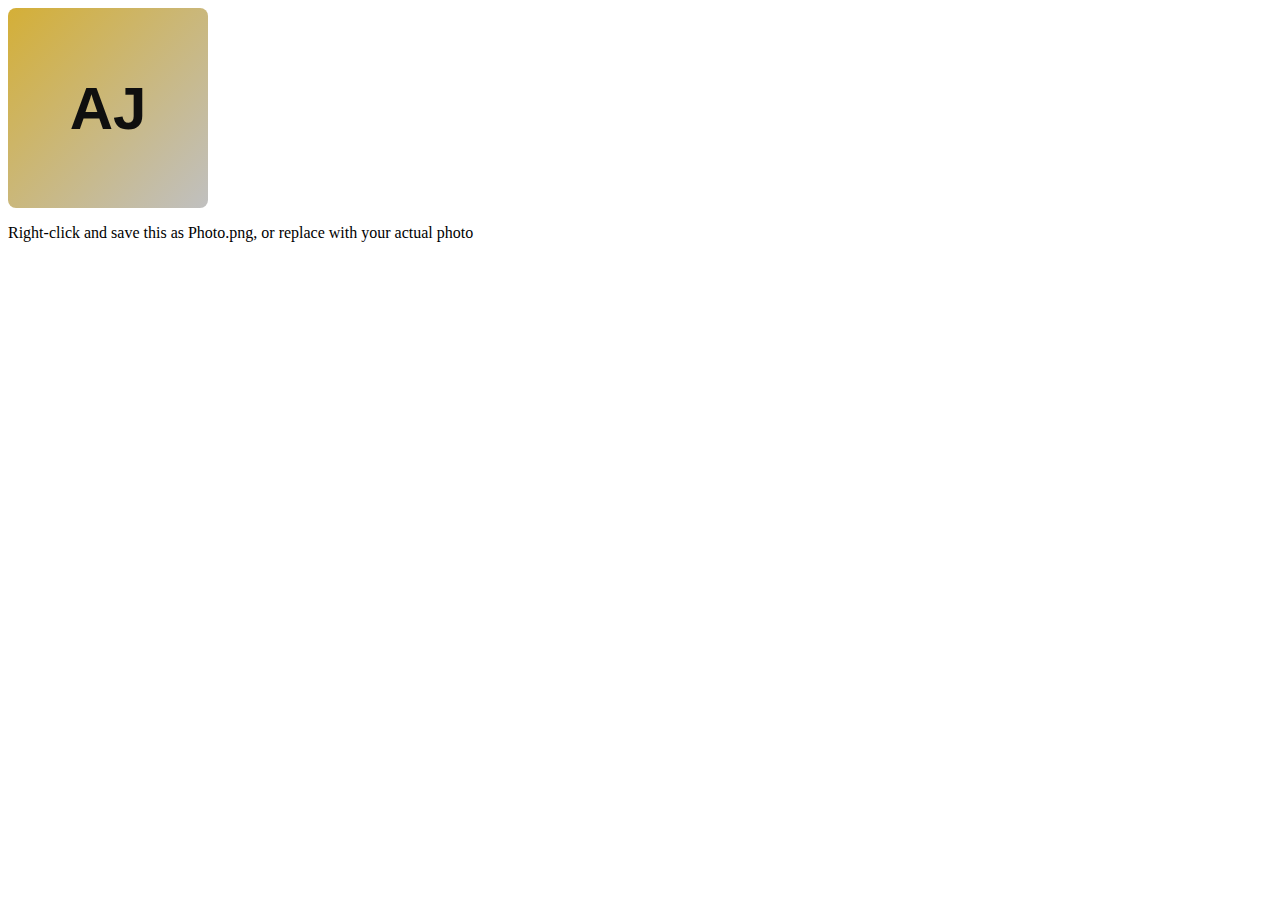
<file: photo-placeholder.html>
<!DOCTYPE html>
<html>
<head>
    <style>
        .photo-placeholder {
            width: 200px;
            height: 200px;
            background: linear-gradient(135deg, #d4af37, #c0c0c0);
            display: flex;
            align-items: center;
            justify-content: center;
            font-size: 60px;
            color: #0f0f0f;
            font-family: 'Arial', sans-serif;
            font-weight: bold;
            border-radius: 8px;
        }
    </style>
</head>
<body>
    <div class="photo-placeholder">AJ</div>
    <p>Right-click and save this as Photo.png, or replace with your actual photo</p>
</body>
</html>
</file>
<file: css/cv-style.css>
/* Reset and Base Styles */
* {
    margin: 0;
    padding: 0;
    box-sizing: border-box;
}

body {
    font-family: 'Inter', sans-serif;
    background: linear-gradient(135deg, #0a0a0a, #1D2C1E, #0f0f0f);
    color: #e0e0e0;
    line-height: 1.6;
    min-height: 100vh;
    padding: 20px;
    position: relative;
    overflow-x: hidden;
}

body::before {
    content: '';
    position: fixed;
    top: 0;
    left: 0;
    right: 0;
    bottom: 0;
    background: radial-gradient(circle at 20% 80%, rgba(220, 92, 51, 0.1) 0%, transparent 50%),
                radial-gradient(circle at 80% 20%, rgba(29, 44, 30, 0.15) 0%, transparent 50%),
                radial-gradient(circle at 40% 40%, rgba(220, 92, 51, 0.05) 0%, transparent 50%);
    pointer-events: none;
    z-index: -1;
}

/* CV Container */
.cv-container {
    max-width: 1200px;
    margin: 0 auto;
    background: rgba(10, 10, 10, 0.95);
    border-radius: 20px;
    overflow: hidden;
    box-shadow: 0 25px 50px rgba(0, 0, 0, 0.6),
                0 0 0 1px rgba(220, 92, 51, 0.1),
                inset 0 1px 0 rgba(255, 255, 255, 0.05);
    backdrop-filter: blur(20px);
    border: 1px solid rgba(29, 44, 30, 0.3);
    position: relative;
}

.cv-container::before {
    content: '';
    position: absolute;
    top: 0;
    left: 0;
    right: 0;
    height: 2px;
    background: linear-gradient(90deg, #DC5C33, #1D2C1E, #DC5C33);
    z-index: 1;
}

/* Header Styles */
.cv-header {
    background: linear-gradient(135deg, #1D2C1E, #DC5C33, #1a1a1a);
    padding: 35px 40px;
    display: flex;
    justify-content: space-between;
    align-items: center;
    flex-wrap: wrap;
    gap: 30px;
    position: relative;
}

.cv-header::after {
    content: '';
    position: absolute;
    bottom: 0;
    left: 0;
    right: 0;
    height: 1px;
    background: linear-gradient(90deg, transparent, rgba(220, 92, 51, 0.5), transparent);
}

.header-left {
    display: flex;
    align-items: center;
    gap: 25px;
}

.profile-photo {
    width: 85px;
    height: 85px;
    border-radius: 50%;
    background: linear-gradient(135deg, rgba(220, 92, 51, 0.3), rgba(29, 44, 30, 0.3));
    display: flex;
    align-items: center;
    justify-content: center;
    font-size: 35px;
    color: #e0e0e0;
    border: 3px solid rgba(220, 92, 51, 0.4);
    box-shadow: 0 0 20px rgba(220, 92, 51, 0.2);
}

.header-info h1 {
    font-size: 2.6rem;
    font-weight: 700;
    margin-bottom: 8px;
    color: #f5f5f5;
    text-shadow: 0 2px 4px rgba(0, 0, 0, 0.3);
}

.header-info h2 {
    font-size: 1.3rem;
    font-weight: 500;
    margin-bottom: 10px;
    color: rgba(220, 92, 51, 0.9);
    text-shadow: 0 1px 2px rgba(0, 0, 0, 0.2);
}

.specialization {
    font-size: 1.05rem;
    color: rgba(240, 240, 240, 0.8);
    font-weight: 500;
    letter-spacing: 0.5px;
}

.header-right {
    display: flex;
    flex-direction: column;
    gap: 15px;
}

.contact-info {
    display: grid;
    grid-template-columns: 1fr 1fr;
    gap: 12px;
}

.contact-item {
    display: flex;
    align-items: center;
    gap: 12px;
    font-size: 0.95rem;
    color: rgba(240, 240, 240, 0.9);
    padding: 8px 12px;
    border-radius: 8px;
    background: rgba(0, 0, 0, 0.2);
    backdrop-filter: blur(10px);
    transition: all 0.3s ease;
}

.contact-item:hover {
    background: rgba(220, 92, 51, 0.1);
    transform: translateX(3px);
}

.contact-item i {
    width: 18px;
    text-align: center;
    color: #DC5C33;
    font-size: 1rem;
}

/* Main Content */
.cv-main {
    display: grid;
    grid-template-columns: 350px 1fr;
    min-height: 800px;
}

/* Sidebar */
.cv-sidebar {
    background: linear-gradient(180deg, rgba(29, 44, 30, 0.15), rgba(10, 10, 10, 0.3));
    padding: 35px;
    border-right: 1px solid rgba(220, 92, 51, 0.15);
    position: relative;
}

.cv-sidebar::before {
    content: '';
    position: absolute;
    top: 0;
    right: 0;
    bottom: 0;
    width: 2px;
    background: linear-gradient(180deg, transparent, rgba(220, 92, 51, 0.3), transparent);
}

.cv-sidebar .cv-section {
    margin-bottom: 35px;
}

.cv-sidebar .cv-section:last-child {
    margin-bottom: 0;
}

/* Content Area */
.cv-content {
    padding: 35px 45px;
    background: linear-gradient(180deg, rgba(5, 5, 5, 0.3), rgba(15, 15, 15, 0.2));
}

.cv-content .cv-section {
    margin-bottom: 40px;
}

.cv-content .cv-section:last-child {
    margin-bottom: 0;
}

/* Section Titles */
.cv-section h3 {
    font-size: 1.4rem;
    font-weight: 600;
    color: #DC5C33;
    margin-bottom: 25px;
    text-transform: uppercase;
    letter-spacing: 2px;
    position: relative;
    padding-bottom: 12px;
}

.cv-section h3::after {
    content: '';
    position: absolute;
    bottom: 0;
    left: 0;
    width: 50px;
    height: 3px;
    background: linear-gradient(90deg, #DC5C33, #1D2C1E);
    border-radius: 2px;
}

.cv-section h3::before {
    content: '';
    position: absolute;
    bottom: -8px;
    left: 0;
    width: 25px;
    height: 1px;
    background: rgba(220, 92, 51, 0.4);
}

/* Skills */
.skills-list {
    display: flex;
    flex-direction: column;
    gap: 15px;
}

.skill-item {
    display: flex;
    flex-direction: column;
    gap: 8px;
}

.skill-name {
    font-size: 0.95rem;
    font-weight: 500;
    color: #e5e5e5;
}

.skill-bar {
    height: 10px;
    background: rgba(29, 44, 30, 0.3);
    border-radius: 6px;
    overflow: hidden;
    border: 1px solid rgba(220, 92, 51, 0.2);
}

.skill-progress {
    height: 100%;
    background: linear-gradient(90deg, #DC5C33, #1D2C1E, #DC5C33);
    border-radius: 6px;
    transition: width 0.8s ease;
    position: relative;
    overflow: hidden;
}

.skill-progress::after {
    content: '';
    position: absolute;
    top: 0;
    left: -100%;
    width: 100%;
    height: 100%;
    background: linear-gradient(90deg, transparent, rgba(255, 255, 255, 0.2), transparent);
    animation: shimmer 2s infinite;
}

@keyframes shimmer {
    0% { left: -100%; }
    100% { left: 100%; }
}

/* Languages */
.languages-list {
    display: flex;
    flex-direction: column;
    gap: 12px;
}

.language-item {
    display: flex;
    justify-content: space-between;
    align-items: center;
    font-size: 0.9rem;
}

.language-level {
    color: #DC5C33;
    font-weight: 600;
    padding: 2px 8px;
    background: rgba(220, 92, 51, 0.1);
    border-radius: 12px;
    font-size: 0.85rem;
}

/* Achievements */
.achievements-list {
    list-style: none;
    display: flex;
    flex-direction: column;
    gap: 8px;
}

.achievements-list li {
    font-size: 0.95rem;
    padding-left: 25px;
    position: relative;
    color: rgba(230, 230, 230, 0.9);
    padding: 8px 0 8px 25px;
    border-radius: 6px;
    transition: all 0.3s ease;
}

.achievements-list li:hover {
    background: rgba(220, 92, 51, 0.05);
    transform: translateX(5px);
}

.achievements-list li::before {
    content: '▸';
    position: absolute;
    left: 0;
    color: #DC5C33;
    font-weight: bold;
    font-size: 1.1rem;
}

/* Professional Summary */
.cv-section p {
    font-size: 1.05rem;
    line-height: 1.8;
    color: rgba(230, 230, 230, 0.9);
    background: rgba(29, 44, 30, 0.1);
    padding: 20px;
    border-radius: 12px;
    border-left: 4px solid #DC5C33;
}

/* Experience */
.experience-list {
    display: flex;
    flex-direction: column;
    gap: 30px;
}

.experience-item {
    border-left: 4px solid rgba(220, 92, 51, 0.4);
    padding-left: 30px;
    position: relative;
    background: rgba(29, 44, 30, 0.05);
    padding: 25px 25px 25px 30px;
    border-radius: 12px;
    margin-left: 15px;
}

.experience-item::before {
    content: '';
    position: absolute;
    left: -8px;
    top: 8px;
    width: 14px;
    height: 14px;
    border-radius: 50%;
    background: #DC5C33;
    box-shadow: 0 0 0 4px rgba(10, 10, 10, 1), 0 0 10px rgba(220, 92, 51, 0.3);
}

.experience-header {
    display: flex;
    justify-content: space-between;
    align-items: flex-start;
    margin-bottom: 8px;
    flex-wrap: wrap;
    gap: 10px;
}

.experience-header h4 {
    font-size: 1.15rem;
    font-weight: 600;
    color: #f0f0f0;
}

.experience-period {
    font-size: 0.95rem;
    color: #DC5C33;
    font-weight: 600;
    background: rgba(220, 92, 51, 0.1);
    padding: 4px 10px;
    border-radius: 15px;
}

.experience-company {
    font-size: 1.05rem;
    color: rgba(29, 44, 30, 0.8);
    font-weight: 600;
    margin-bottom: 15px;
    color: #1D2C1E;
    background: rgba(220, 92, 51, 0.1);
    display: inline-block;
    padding: 6px 12px;
    border-radius: 8px;
}

.experience-duties {
    list-style: none;
    display: flex;
    flex-direction: column;
    gap: 6px;
}

.experience-duties li {
    font-size: 0.9rem;
    padding-left: 20px;
    position: relative;
    color: rgba(255, 255, 255, 0.9);
    line-height: 1.5;
}

.experience-duties li::before {
    content: '•';
    position: absolute;
    left: 0;
    color: #DC5C33;
    font-size: 1.2rem;
}

/* Tournaments Grid */
.tournaments-grid {
    display: grid;
    grid-template-columns: repeat(auto-fit, minmax(300px, 1fr));
    gap: 20px;
}

.tournament-item {
    background: linear-gradient(145deg, rgba(29, 44, 30, 0.1), rgba(10, 10, 10, 0.2));
    border: 1px solid rgba(220, 92, 51, 0.2);
    border-radius: 16px;
    padding: 25px;
    transition: all 0.4s ease;
    position: relative;
    overflow: hidden;
}

.tournament-item::before {
    content: '';
    position: absolute;
    top: 0;
    left: 0;
    right: 0;
    height: 4px;
    background: linear-gradient(90deg, #DC5C33, #1D2C1E, #DC5C33);
}

.tournament-item:hover {
    transform: translateY(-8px);
    box-shadow: 0 20px 40px rgba(220, 92, 51, 0.2);
    border-color: rgba(220, 92, 51, 0.4);
}

.tournament-header {
    display: flex;
    justify-content: space-between;
    align-items: flex-start;
    margin-bottom: 12px;
    gap: 10px;
}

.tournament-header h4 {
    font-size: 1rem;
    font-weight: 600;
    color: #ffffff;
}

.tournament-date {
    font-size: 0.85rem;
    color: rgba(255, 255, 255, 0.7);
    white-space: nowrap;
}

.tournament-result {
    font-size: 0.9rem;
    font-weight: 600;
    margin-bottom: 8px;
    padding: 4px 12px;
    border-radius: 20px;
    display: inline-block;
}

.tournament-result.first {
    background: linear-gradient(135deg, rgba(255, 215, 0, 0.2), rgba(255, 215, 0, 0.1));
    color: #ffd700;
    border: 1px solid rgba(255, 215, 0, 0.4);
    box-shadow: 0 0 15px rgba(255, 215, 0, 0.2);
}

.tournament-result.second {
    background: linear-gradient(135deg, rgba(192, 192, 192, 0.2), rgba(192, 192, 192, 0.1));
    color: #c0c0c0;
    border: 1px solid rgba(192, 192, 192, 0.4);
    box-shadow: 0 0 15px rgba(192, 192, 192, 0.1);
}

.tournament-result.third {
    background: linear-gradient(135deg, rgba(205, 127, 50, 0.2), rgba(205, 127, 50, 0.1));
    color: #cd7f32;
    border: 1px solid rgba(205, 127, 50, 0.4);
    box-shadow: 0 0 15px rgba(205, 127, 50, 0.1);
}

.tournament-result.fourth {
    background: linear-gradient(135deg, rgba(220, 92, 51, 0.2), rgba(220, 92, 51, 0.1));
    color: #DC5C33;
    border: 1px solid rgba(220, 92, 51, 0.4);
    box-shadow: 0 0 15px rgba(220, 92, 51, 0.1);
}

.tournament-prize {
    font-size: 0.95rem;
    color: #DC5C33;
    font-weight: 700;
    text-shadow: 0 0 10px rgba(220, 92, 51, 0.3);
}

/* Education */
.education-list {
    display: flex;
    flex-direction: column;
    gap: 25px;
}

.education-item {
    border-left: 3px solid rgba(0, 212, 255, 0.3);
    padding-left: 20px;
    position: relative;
}

.education-item::before {
    content: '';
    position: absolute;
    left: -6px;
    top: 2px;
    width: 10px;
    height: 10px;
    border-radius: 50%;
    background: #00d4ff;
}

.education-item h4 {
    font-size: 1rem;
    font-weight: 600;
    color: #ffffff;
    margin-bottom: 5px;
}

.education-institution {
    display: block;
    font-size: 0.9rem;
    color: rgba(255, 255, 255, 0.8);
    margin-bottom: 3px;
}

.education-year {
    font-size: 0.85rem;
    color: #00d4ff;
    font-weight: 500;
}

/* Responsive Design */
@media (max-width: 1024px) {
    .cv-main {
        grid-template-columns: 300px 1fr;
    }
}

@media (max-width: 768px) {
    body {
        padding: 10px;
    }
    
    .cv-header {
        flex-direction: column;
        text-align: center;
        padding: 25px;
    }
    
    .contact-info {
        grid-template-columns: 1fr;
        text-align: left;
    }
    
    .cv-main {
        grid-template-columns: 1fr;
    }
    
    .cv-sidebar {
        order: 2;
        border-right: none;
        border-top: 1px solid rgba(255, 255, 255, 0.1);
    }
    
    .cv-content {
        order: 1;
        padding: 25px 30px;
    }
    
    .cv-sidebar {
        padding: 25px 30px;
    }
    
    .tournaments-grid {
        grid-template-columns: 1fr;
    }
    
    .header-info h1 {
        font-size: 2rem;
    }
    
    .experience-header {
        flex-direction: column;
        align-items: flex-start;
        gap: 5px;
    }
    
    .tournament-header {
        flex-direction: column;
        align-items: flex-start;
        gap: 5px;
    }
}

@media (max-width: 480px) {
    .cv-header {
        padding: 20px;
    }
    
    .cv-content,
    .cv-sidebar {
        padding: 20px;
    }
    
    .header-left {
        flex-direction: column;
        text-align: center;
        gap: 15px;
    }
    
    .profile-photo {
        width: 60px;
        height: 60px;
        font-size: 24px;
    }
    
    .header-info h1 {
        font-size: 1.8rem;
    }
    
    .header-info h2 {
        font-size: 1.1rem;
    }
}
</file>
<file: css/style.css>
/* Reset and Base Styles */
* {
    margin: 0;
    padding: 0;
    box-sizing: border-box;
}

:root {
    /* Dark Theme Colors */
    --primary-color: #00d4ff;
    --secondary-color: #ff6b6b;
    --accent-color: #4ecdc4;
    --bg-primary: #0a0a0a;
    --bg-secondary: #1a1a1a;
    --bg-tertiary: #2a2a2a;
    --text-primary: #ffffff;
    --text-secondary: #b0b0b0;
    --text-muted: #808080;
    --border-color: #333333;
    --shadow-light: rgba(0, 212, 255, 0.1);
    --shadow-dark: rgba(0, 0, 0, 0.5);
    --gradient-primary: linear-gradient(135deg, var(--primary-color), var(--accent-color));
    --gradient-secondary: linear-gradient(135deg, var(--secondary-color), #ff8e53);
    
    /* Typography */
    --font-family: 'Poppins', sans-serif;
    --font-size-xs: 0.75rem;
    --font-size-sm: 0.875rem;
    --font-size-base: 1rem;
    --font-size-lg: 1.125rem;
    --font-size-xl: 1.25rem;
    --font-size-2xl: 1.5rem;
    --font-size-3xl: 1.875rem;
    --font-size-4xl: 2.25rem;
    --font-size-5xl: 3rem;
    
    /* Spacing */
    --spacing-xs: 0.25rem;
    --spacing-sm: 0.5rem;
    --spacing-md: 1rem;
    --spacing-lg: 1.5rem;
    --spacing-xl: 2rem;
    --spacing-2xl: 3rem;
    --spacing-3xl: 4rem;
    
    /* Animations */
    --transition-fast: 0.2s ease;
    --transition-normal: 0.3s ease;
    --transition-slow: 0.5s ease;
    --cubic-bezier: cubic-bezier(0.4, 0, 0.2, 1);
}

html {
    scroll-behavior: smooth;
}

body {
    font-family: var(--font-family);
    background-color: var(--bg-primary);
    color: var(--text-primary);
    line-height: 1.6;
    overflow-x: hidden;
}

/* Container */
.container {
    max-width: 1200px;
    margin: 0 auto;
    padding: 0 var(--spacing-lg);
}

/* Navigation */
.navbar {
    position: fixed;
    top: 0;
    left: 0;
    right: 0;
    background: rgba(10, 10, 10, 0.95);
    backdrop-filter: blur(10px);
    border-bottom: 1px solid var(--border-color);
    z-index: 1000;
    transition: all var(--transition-normal);
}

.nav-container {
    max-width: 1200px;
    margin: 0 auto;
    padding: 0 var(--spacing-lg);
    display: flex;
    justify-content: space-between;
    align-items: center;
    height: 70px;
}

.nav-logo {
    font-size: var(--font-size-xl);
    font-weight: 700;
}

.logo-text {
    background: var(--gradient-primary);
    -webkit-background-clip: text;
    -webkit-text-fill-color: transparent;
    background-clip: text;
}

.nav-menu {
    display: flex;
    list-style: none;
    gap: var(--spacing-xl);
}

.nav-link {
    color: var(--text-secondary);
    text-decoration: none;
    font-weight: 500;
    transition: all var(--transition-normal);
    position: relative;
}

.nav-link::after {
    content: '';
    position: absolute;
    bottom: -5px;
    left: 0;
    width: 0;
    height: 2px;
    background: var(--gradient-primary);
    transition: width var(--transition-normal);
}

.nav-link:hover,
.nav-link.active {
    color: var(--text-primary);
}

.nav-link:hover::after,
.nav-link.active::after {
    width: 100%;
}

.hamburger {
    display: none;
    flex-direction: column;
    cursor: pointer;
}

.bar {
    width: 25px;
    height: 3px;
    background: var(--text-primary);
    margin: 3px 0;
    transition: 0.3s;
}

/* Hero Section */
.hero {
    min-height: 100vh;
    display: flex;
    align-items: center;
    position: relative;
    background: radial-gradient(ellipse at center, rgba(0, 212, 255, 0.1) 0%, transparent 70%);
}

.hero-container {
    max-width: 1200px;
    margin: 0 auto;
    padding: 0 var(--spacing-lg);
    display: grid;
    grid-template-columns: 1fr 1fr;
    gap: var(--spacing-3xl);
    align-items: center;
}

.hero-content {
    animation: slideInLeft 1s ease-out;
}

.greeting {
    display: block;
    font-size: var(--font-size-lg);
    color: var(--text-secondary);
    margin-bottom: var(--spacing-sm);
}

.name {
    display: block;
    font-size: var(--font-size-5xl);
    font-weight: 700;
    background: var(--gradient-primary);
    -webkit-background-clip: text;
    -webkit-text-fill-color: transparent;
    background-clip: text;
    margin-bottom: var(--spacing-sm);
}

.role {
    display: block;
    font-size: var(--font-size-2xl);
    color: var(--text-secondary);
    margin-bottom: var(--spacing-lg);
}

.hero-description {
    font-size: var(--font-size-lg);
    color: var(--text-secondary);
    margin-bottom: var(--spacing-xl);
    line-height: 1.8;
}

.hero-buttons {
    display: flex;
    gap: var(--spacing-lg);
    margin-bottom: var(--spacing-xl);
}

.btn {
    padding: var(--spacing-md) var(--spacing-xl);
    border: none;
    border-radius: 50px;
    font-size: var(--font-size-base);
    font-weight: 600;
    text-decoration: none;
    cursor: pointer;
    transition: all var(--transition-normal);
    position: relative;
    overflow: hidden;
}

.btn-primary {
    background: var(--gradient-primary);
    color: var(--text-primary);
}

.btn-primary:hover {
    transform: translateY(-2px);
    box-shadow: 0 10px 25px var(--shadow-light);
}

.btn-secondary {
    background: transparent;
    color: var(--text-primary);
    border: 2px solid var(--primary-color);
}

.btn-secondary:hover {
    background: var(--primary-color);
    transform: translateY(-2px);
}

.social-links {
    display: flex;
    gap: var(--spacing-lg);
}

.social-link {
    width: 50px;
    height: 50px;
    border-radius: 50%;
    background: var(--bg-secondary);
    display: flex;
    align-items: center;
    justify-content: center;
    color: var(--text-secondary);
    text-decoration: none;
    transition: all var(--transition-normal);
    border: 1px solid var(--border-color);
}

.social-link:hover {
    background: var(--gradient-primary);
    color: var(--text-primary);
    transform: translateY(-3px);
    box-shadow: 0 10px 25px var(--shadow-light);
}

.hero-image {
    animation: slideInRight 1s ease-out;
}

.profile-container {
    position: relative;
    display: flex;
    justify-content: center;
}

.profile-image {
    width: 400px;
    height: 400px;
    border-radius: 50%;
    background: var(--gradient-primary);
    padding: 5px;
    position: relative;
    animation: float 6s ease-in-out infinite;
}

.image-placeholder {
    width: 100%;
    height: 100%;
    border-radius: 50%;
    background: var(--bg-secondary);
    display: flex;
    align-items: center;
    justify-content: center;
    font-size: 5rem;
    color: var(--text-muted);
}

.scroll-indicator {
    position: absolute;
    bottom: var(--spacing-xl);
    left: 50%;
    transform: translateX(-50%);
    animation: bounce 2s infinite;
}

.scroll-arrow {
    font-size: var(--font-size-xl);
    color: var(--text-secondary);
}

/* Section Styles */
section {
    padding: var(--spacing-3xl) 0;
}

.section-header {
    text-align: center;
    margin-bottom: var(--spacing-3xl);
}

.section-title {
    font-size: var(--font-size-4xl);
    font-weight: 700;
    margin-bottom: var(--spacing-lg);
    background: var(--gradient-primary);
    -webkit-background-clip: text;
    -webkit-text-fill-color: transparent;
    background-clip: text;
}

.section-divider {
    width: 80px;
    height: 4px;
    background: var(--gradient-primary);
    margin: 0 auto var(--spacing-lg);
    border-radius: 2px;
}

.section-description {
    font-size: var(--font-size-lg);
    color: var(--text-secondary);
    max-width: 600px;
    margin: 0 auto;
}

/* About Section */
.about {
    background: var(--bg-secondary);
}

.about-content {
    display: grid;
    grid-template-columns: 1fr 1fr;
    gap: var(--spacing-3xl);
    align-items: center;
}

.about-text h3 {
    font-size: var(--font-size-2xl);
    margin-bottom: var(--spacing-lg);
    color: var(--text-primary);
}

.about-text p {
    font-size: var(--font-size-lg);
    color: var(--text-secondary);
    margin-bottom: var(--spacing-lg);
    line-height: 1.8;
}

.about-stats {
    display: grid;
    grid-template-columns: repeat(3, 1fr);
    gap: var(--spacing-lg);
    margin-top: var(--spacing-xl);
}

.stat {
    text-align: center;
    padding: var(--spacing-lg);
    background: var(--bg-tertiary);
    border-radius: 10px;
    border: 1px solid var(--border-color);
    transition: all var(--transition-normal);
}

.stat:hover {
    transform: translateY(-5px);
    box-shadow: 0 10px 25px var(--shadow-dark);
}

.stat-number {
    display: block;
    font-size: var(--font-size-3xl);
    font-weight: 700;
    background: var(--gradient-primary);
    -webkit-background-clip: text;
    -webkit-text-fill-color: transparent;
    background-clip: text;
}

.stat-label {
    display: block;
    font-size: var(--font-size-sm);
    color: var(--text-secondary);
    margin-top: var(--spacing-sm);
}

.about-img-container {
    position: relative;
    border-radius: 20px;
    overflow: hidden;
    background: var(--gradient-primary);
    padding: 5px;
}

.about-img-placeholder {
    width: 100%;
    height: 400px;
    background: var(--bg-tertiary);
    border-radius: 15px;
    display: flex;
    align-items: center;
    justify-content: center;
    font-size: 4rem;
    color: var(--text-muted);
}

/* Skills Section */
.skills-content {
    display: grid;
    grid-template-columns: 1fr 1fr;
    gap: var(--spacing-3xl);
}

.skill-category h3 {
    font-size: var(--font-size-xl);
    margin-bottom: var(--spacing-xl);
    color: var(--text-primary);
}

.skill-item {
    margin-bottom: var(--spacing-xl);
}

.skill-info {
    display: flex;
    justify-content: space-between;
    margin-bottom: var(--spacing-sm);
}

.skill-name {
    font-weight: 600;
    color: var(--text-primary);
}

.skill-percentage {
    color: var(--primary-color);
    font-weight: 600;
}

.skill-bar {
    height: 8px;
    background: var(--bg-tertiary);
    border-radius: 4px;
    overflow: hidden;
}

.skill-progress {
    height: 100%;
    background: var(--gradient-primary);
    border-radius: 4px;
    width: 0;
    transition: width 1s ease-in-out;
}

/* Experience Section */
.experience {
    background: var(--bg-secondary);
}

.timeline {
    position: relative;
    max-width: 800px;
    margin: 0 auto;
}

.timeline::before {
    content: '';
    position: absolute;
    left: 50%;
    top: 0;
    bottom: 0;
    width: 2px;
    background: var(--gradient-primary);
    transform: translateX(-50%);
}

.timeline-item {
    position: relative;
    margin-bottom: var(--spacing-3xl);
    width: 50%;
}

.timeline-item:nth-child(odd) {
    left: 0;
    padding-right: var(--spacing-xl);
    text-align: right;
}

.timeline-item:nth-child(even) {
    left: 50%;
    padding-left: var(--spacing-xl);
}

.timeline-dot {
    position: absolute;
    width: 20px;
    height: 20px;
    background: var(--gradient-primary);
    border-radius: 50%;
    top: 0;
}

.timeline-item:nth-child(odd) .timeline-dot {
    right: -10px;
}

.timeline-item:nth-child(even) .timeline-dot {
    left: -10px;
}

.timeline-content {
    background: var(--bg-tertiary);
    padding: var(--spacing-xl);
    border-radius: 10px;
    border: 1px solid var(--border-color);
    transition: all var(--transition-normal);
}

.timeline-content:hover {
    transform: translateY(-5px);
    box-shadow: 0 10px 25px var(--shadow-dark);
}

.timeline-content h3 {
    font-size: var(--font-size-xl);
    margin-bottom: var(--spacing-sm);
    color: var(--text-primary);
}

.timeline-company {
    color: var(--primary-color);
    font-weight: 600;
    font-size: var(--font-size-lg);
}

.timeline-date {
    color: var(--text-muted);
    font-size: var(--font-size-sm);
    display: block;
    margin: var(--spacing-sm) 0 var(--spacing-lg);
}

.timeline-content p {
    color: var(--text-secondary);
    margin-bottom: var(--spacing-lg);
    line-height: 1.6;
}

.timeline-content ul {
    list-style: none;
    padding: 0;
}

.timeline-content li {
    color: var(--text-secondary);
    margin-bottom: var(--spacing-sm);
    position: relative;
    padding-left: var(--spacing-lg);
}

.timeline-content li::before {
    content: '▶';
    position: absolute;
    left: 0;
    color: var(--primary-color);
    font-size: var(--font-size-xs);
}

/* Projects Section */
.projects-grid {
    display: grid;
    grid-template-columns: repeat(auto-fit, minmax(350px, 1fr));
    gap: var(--spacing-xl);
}

.project-card {
    background: var(--bg-secondary);
    border-radius: 15px;
    overflow: hidden;
    border: 1px solid var(--border-color);
    transition: all var(--transition-normal);
}

.project-card:hover {
    transform: translateY(-10px);
    box-shadow: 0 20px 40px var(--shadow-dark);
}

.project-image {
    position: relative;
    height: 250px;
    overflow: hidden;
}

.project-img-placeholder {
    width: 100%;
    height: 100%;
    background: var(--bg-tertiary);
    display: flex;
    align-items: center;
    justify-content: center;
    font-size: 3rem;
    color: var(--text-muted);
}

.project-overlay {
    position: absolute;
    top: 0;
    left: 0;
    right: 0;
    bottom: 0;
    background: rgba(0, 0, 0, 0.8);
    display: flex;
    align-items: center;
    justify-content: center;
    opacity: 0;
    transition: all var(--transition-normal);
}

.project-card:hover .project-overlay {
    opacity: 1;
}

.project-links {
    display: flex;
    gap: var(--spacing-lg);
}

.project-link {
    width: 50px;
    height: 50px;
    border-radius: 50%;
    background: var(--primary-color);
    display: flex;
    align-items: center;
    justify-content: center;
    color: var(--text-primary);
    text-decoration: none;
    transition: all var(--transition-normal);
}

.project-link:hover {
    background: var(--accent-color);
    transform: scale(1.1);
}

.project-content {
    padding: var(--spacing-xl);
}

.project-content h3 {
    font-size: var(--font-size-xl);
    margin-bottom: var(--spacing-lg);
    color: var(--text-primary);
}

.project-content p {
    color: var(--text-secondary);
    margin-bottom: var(--spacing-lg);
    line-height: 1.6;
}

.project-tech {
    display: flex;
    flex-wrap: wrap;
    gap: var(--spacing-sm);
}

.tech-tag {
    padding: var(--spacing-xs) var(--spacing-md);
    background: var(--bg-tertiary);
    color: var(--primary-color);
    border-radius: 20px;
    font-size: var(--font-size-sm);
    border: 1px solid var(--primary-color);
}

/* Events Section */
.events {
    background: var(--bg-secondary);
}

.event-filters {
    display: flex;
    justify-content: center;
    gap: var(--spacing-lg);
    margin-bottom: var(--spacing-3xl);
    flex-wrap: wrap;
}

.filter-btn {
    padding: var(--spacing-md) var(--spacing-xl);
    background: linear-gradient(145deg, var(--bg-tertiary), rgba(42, 42, 42, 0.8));
    color: var(--text-secondary);
    border: 2px solid rgba(255, 255, 255, 0.1);
    border-radius: 30px;
    cursor: pointer;
    transition: all 0.4s cubic-bezier(0.4, 0, 0.2, 1);
    font-weight: 600;
    font-size: var(--font-size-sm);
    position: relative;
    overflow: hidden;
    backdrop-filter: blur(10px);
    box-shadow: 0 4px 15px rgba(0, 0, 0, 0.2);
}

.filter-btn::before {
    content: '';
    position: absolute;
    top: 0;
    left: -100%;
    width: 100%;
    height: 100%;
    background: var(--gradient-primary);
    transition: left 0.4s ease;
    z-index: -1;
}

.filter-btn:hover,
.filter-btn.active {
    color: var(--text-primary);
    border-color: var(--primary-color);
    transform: translateY(-3px) scale(1.05);
    box-shadow: 0 8px 25px rgba(0, 212, 255, 0.3);
}

.filter-btn:hover::before,
.filter-btn.active::before {
    left: 0;
}

.events-grid {
    display: grid;
    grid-template-columns: repeat(auto-fill, minmax(380px, 1fr));
    gap: var(--spacing-xl);
    margin-bottom: var(--spacing-3xl);
}

.event-card {
    background: linear-gradient(145deg, var(--bg-tertiary), rgba(26, 26, 26, 0.8));
    border-radius: 20px;
    padding: 0;
    border: 1px solid rgba(0, 212, 255, 0.1);
    position: relative;
    transition: all 0.4s cubic-bezier(0.4, 0, 0.2, 1);
    overflow: hidden;
    backdrop-filter: blur(10px);
    box-shadow: 0 8px 32px rgba(0, 0, 0, 0.3);
    text-decoration: none;
    color: inherit;
    display: block;
}

.event-card:hover {
    transform: translateY(-5px);
    text-decoration: none;
    color: inherit;
}

.event-card::before {
    content: '';
    position: absolute;
    top: 0;
    left: 0;
    right: 0;
    height: 100%;
    background: linear-gradient(145deg, 
        rgba(0, 212, 255, 0.05) 0%, 
        rgba(78, 205, 196, 0.05) 50%, 
        rgba(255, 107, 107, 0.05) 100%);
    opacity: 0;
    transition: opacity 0.4s ease;
    z-index: 1;
}

.event-card:hover {
    transform: translateY(-10px) scale(1.02);
    box-shadow: 0 25px 50px rgba(0, 212, 255, 0.15), 
                0 0 0 1px rgba(0, 212, 255, 0.2);
    border-color: rgba(0, 212, 255, 0.3);
}

.event-card:hover::before {
    opacity: 1;
}

.event-header {
    background: linear-gradient(135deg, 
        rgba(0, 212, 255, 0.1) 0%, 
        rgba(78, 205, 196, 0.1) 100%);
    padding: var(--spacing-lg);
    display: flex;
    justify-content: space-between;
    align-items: center;
    border-bottom: 1px solid rgba(255, 255, 255, 0.1);
    position: relative;
    z-index: 2;
    border-top-left-radius: 20px;
    border-top-right-radius: 20px;
}

.event-date {
    font-size: var(--font-size-sm);
    color: var(--text-secondary);
    font-weight: 600;
    background: rgba(0, 0, 0, 0.3);
    padding: var(--spacing-xs) var(--spacing-md);
    border-radius: 15px;
    border: 1px solid rgba(255, 255, 255, 0.1);
    backdrop-filter: blur(5px);
}

.event-game {
    padding: var(--spacing-sm) var(--spacing-lg);
    background: var(--gradient-primary);
    color: var(--text-primary);
    border-radius: 25px;
    font-size: var(--font-size-sm);
    font-weight: 700;
    text-transform: uppercase;
    letter-spacing: 0.5px;
    box-shadow: 0 4px 15px rgba(0, 212, 255, 0.3);
    position: relative;
    overflow: hidden;
    display: flex;
    align-items: center;
    gap: var(--spacing-sm);
}

.event-game::before {
    content: '';
    position: absolute;
    top: 0;
    left: -100%;
    width: 100%;
    height: 100%;
    background: linear-gradient(90deg, 
        transparent, 
        rgba(255, 255, 255, 0.2), 
        transparent);
    transition: left 0.6s ease;
}

.event-game::after {
    content: '🎮';
    font-size: var(--font-size-base);
}

/* Game-specific icons */
.event-card[data-game="cs-go"] .event-game::after {
    content: '🔫';
}

.event-card[data-game="dota2"] .event-game::after {
    content: '⚔️';
}

.event-card[data-game="pubg"] .event-game::after {
    content: '🏃';
}

.event-card[data-game="other"] .event-game::after {
    content: '🎯';
}

.event-card:hover .event-game::before {
    left: 100%;
}

.event-content {
    padding: var(--spacing-xl);
    position: relative;
    z-index: 2;
    border-bottom-left-radius: 20px;
    border-bottom-right-radius: 20px;
}

.event-title {
    font-size: var(--font-size-xl);
    color: var(--text-primary);
    margin-bottom: var(--spacing-lg);
    line-height: 1.3;
    font-weight: 700;
    background: linear-gradient(135deg, 
        var(--text-primary) 0%, 
        rgba(255, 255, 255, 0.8) 100%);
    -webkit-background-clip: text;
    -webkit-text-fill-color: transparent;
    background-clip: text;
    transition: all 0.3s ease;
    cursor: pointer;
}

.event-card:hover .event-title {
    background: linear-gradient(135deg, 
        var(--primary-color) 0%, 
        var(--accent-color) 100%);
    -webkit-background-clip: text;
    -webkit-text-fill-color: transparent;
    background-clip: text;
    transform: translateX(5px);
}

.event-link {
    position: absolute;
    top: var(--spacing-lg);
    right: var(--spacing-lg);
    width: 45px;
    height: 45px;
    background: rgba(0, 0, 0, 0.5);
    border-radius: 50%;
    display: flex;
    align-items: center;
    justify-content: center;
    color: var(--text-secondary);
    text-decoration: none;
    transition: all 0.4s ease;
    border: 1px solid rgba(255, 255, 255, 0.1);
    backdrop-filter: blur(10px);
    z-index: 3;
}

.event-link:hover {
    background: var(--gradient-primary);
    color: var(--text-primary);
    transform: scale(1.1) rotate(15deg);
    box-shadow: 0 8px 25px rgba(0, 212, 255, 0.4);
}

.load-more-container {
    text-align: center;
}

/* Game-specific colors and effects */
.event-card[data-game="cs-go"]::after {
    content: '';
    position: absolute;
    top: -2px;
    left: -2px;
    right: -2px;
    bottom: -2px;
    border-radius: 22px;
    background: linear-gradient(135deg, #f39c12, #e67e22);
    opacity: 0;
    transition: opacity 0.4s ease;
    pointer-events: none;
    z-index: -1;
}

.event-card[data-game="cs-go"]:hover::after {
    opacity: 0.3;
}

.event-card[data-game="cs-go"] .event-game {
    background: linear-gradient(135deg, #f39c12, #e67e22);
    box-shadow: 0 4px 15px rgba(243, 156, 18, 0.4);
}

.event-card[data-game="cs-go"]:hover {
    box-shadow: 0 15px 35px rgba(243, 156, 18, 0.15);
    border-color: rgba(243, 156, 18, 0.5);
}

.event-card[data-game="dota2"]::after {
    content: '';
    position: absolute;
    top: -2px;
    left: -2px;
    right: -2px;
    bottom: -2px;
    border-radius: 22px;
    background: linear-gradient(135deg, #e74c3c, #c0392b);
    opacity: 0;
    transition: opacity 0.4s ease;
    pointer-events: none;
    z-index: -1;
}

.event-card[data-game="dota2"]:hover::after {
    opacity: 0.3;
}

.event-card[data-game="dota2"] .event-game {
    background: linear-gradient(135deg, #e74c3c, #c0392b);
    box-shadow: 0 4px 15px rgba(231, 76, 60, 0.4);
}

.event-card[data-game="dota2"]:hover {
    box-shadow: 0 15px 35px rgba(231, 76, 60, 0.15);
    border-color: rgba(231, 76, 60, 0.5);
}

.event-card[data-game="pubg"]::after {
    content: '';
    position: absolute;
    top: -2px;
    left: -2px;
    right: -2px;
    bottom: -2px;
    border-radius: 22px;
    background: linear-gradient(135deg, #27ae60, #229954);
    opacity: 0;
    transition: opacity 0.4s ease;
    pointer-events: none;
    z-index: -1;
}

.event-card[data-game="pubg"]:hover::after {
    opacity: 0.3;
}

.event-card[data-game="pubg"] .event-game {
    background: linear-gradient(135deg, #27ae60, #229954);
    box-shadow: 0 4px 15px rgba(39, 174, 96, 0.4);
}

.event-card[data-game="pubg"]:hover {
    box-shadow: 0 15px 35px rgba(39, 174, 96, 0.15);
    border-color: rgba(39, 174, 96, 0.5);
}

.event-card[data-game="other"]::after {
    content: '';
    position: absolute;
    top: -2px;
    left: -2px;
    right: -2px;
    bottom: -2px;
    border-radius: 22px;
    background: linear-gradient(135deg, #9b59b6, #8e44ad);
    opacity: 0;
    transition: opacity 0.4s ease;
    pointer-events: none;
    z-index: -1;
}

.event-card[data-game="other"]:hover::after {
    opacity: 0.3;
}

.event-card[data-game="other"] .event-game {
    background: linear-gradient(135deg, #9b59b6, #8e44ad);
    box-shadow: 0 4px 15px rgba(155, 89, 182, 0.4);
}

.event-card[data-game="other"]:hover {
    box-shadow: 0 15px 35px rgba(155, 89, 182, 0.15);
    border-color: rgba(155, 89, 182, 0.5);
}

/* Event filter animations */
.event-card {
    opacity: 1;
    transform: scale(1) translateY(0);
    transition: all 0.6s cubic-bezier(0.4, 0, 0.2, 1);
    display: block;
    visibility: visible;
}

.event-card.hidden {
    opacity: 0;
    transform: scale(0.9) translateY(20px);
    pointer-events: none;
    visibility: hidden;
    margin-bottom: 0;
}

.event-card.filtering {
    transition: all 0.4s cubic-bezier(0.4, 0, 0.2, 1);
}

/* Footer */
.footer {
    background: var(--bg-primary);
    padding: var(--spacing-xl) 0;
    border-top: 1px solid var(--border-color);
}

.footer-content {
    display: flex;
    justify-content: space-between;
    align-items: center;
}

.footer-social {
    display: flex;
    gap: var(--spacing-lg);
}

/* Scroll to Top */
.scroll-to-top {
    position: fixed;
    bottom: var(--spacing-xl);
    right: var(--spacing-xl);
    width: 50px;
    height: 50px;
    border-radius: 50%;
    background: var(--gradient-primary);
    border: none;
    color: var(--text-primary);
    cursor: pointer;
    opacity: 0;
    visibility: hidden;
    transition: all var(--transition-normal);
}

.scroll-to-top.visible {
    opacity: 1;
    visibility: visible;
}

.scroll-to-top:hover {
    transform: translateY(-3px);
    box-shadow: 0 10px 25px var(--shadow-light);
}

/* Animations */
@keyframes slideInLeft {
    from {
        transform: translateX(-50px);
        opacity: 0;
    }
    to {
        transform: translateX(0);
        opacity: 1;
    }
}

@keyframes slideInRight {
    from {
        transform: translateX(50px);
        opacity: 0;
    }
    to {
        transform: translateX(0);
        opacity: 1;
    }
}

@keyframes fadeInUp {
    from {
        transform: translateY(30px);
        opacity: 0;
    }
    to {
        transform: translateY(0);
        opacity: 1;
    }
}

@keyframes float {
    0%, 100% {
        transform: translateY(0px);
    }
    50% {
        transform: translateY(-20px);
    }
}

@keyframes bounce {
    0%, 20%, 50%, 80%, 100% {
        transform: translateY(0);
    }
    40% {
        transform: translateY(-10px);
    }
    60% {
        transform: translateY(-5px);
    }
}

@keyframes pulse {
    0% {
        box-shadow: 0 0 0 0 rgba(0, 212, 255, 0.7);
    }
    70% {
        box-shadow: 0 0 0 10px rgba(0, 212, 255, 0);
    }
    100% {
        box-shadow: 0 0 0 0 rgba(0, 212, 255, 0);
    }
}

/* Responsive Design */
@media (max-width: 768px) {
    .hamburger {
        display: flex;
    }
    
    .nav-menu {
        position: fixed;
        left: -100%;
        top: 70px;
        flex-direction: column;
        background-color: var(--bg-primary);
        width: 100%;
        text-align: center;
        transition: 0.3s;
        box-shadow: 0 10px 27px rgba(0, 0, 0, 0.05);
        padding: var(--spacing-xl) 0;
    }
    
    .nav-menu.active {
        left: 0;
    }
    
    .hero-container {
        grid-template-columns: 1fr;
        text-align: center;
        gap: var(--spacing-xl);
    }
    
    .name {
        font-size: var(--font-size-4xl) !important;
    }
    
    .hero-buttons {
        flex-direction: column;
        align-items: center;
    }
    
    .profile-image {
        width: 300px;
        height: 300px;
    }
    
    .about-content {
        grid-template-columns: 1fr;
        text-align: center;
    }
    
    .about-stats {
        grid-template-columns: 1fr;
    }
    
    .skills-content {
        grid-template-columns: 1fr;
    }
    
    .timeline::before {
        left: 30px;
    }
    
    .timeline-item {
        width: 100%;
        left: 0 !important;
        padding-left: 70px !important;
        padding-right: 0 !important;
        text-align: left !important;
    }
    
    .timeline-dot {
        left: 20px !important;
        right: auto !important;
    }
    
    .contact-content {
        grid-template-columns: 1fr;
    }
    
    .events-grid {
        grid-template-columns: 1fr;
    }
    
    .event-filters {
        flex-direction: column;
        align-items: center;
    }
    
    .filter-btn {
        width: 100%;
        max-width: 250px;
    }
    
    .footer-content {
        flex-direction: column;
        gap: var(--spacing-lg);
        text-align: center;
    }
}

@media (max-width: 480px) {
    .container {
        padding: 0 var(--spacing-md);
    }
    
    .nav-container {
        padding: 0 var(--spacing-md);
    }
    
    .hero-container {
        padding: 0 var(--spacing-md);
    }
    
    .name {
        font-size: var(--font-size-3xl) !important;
    }
    
    .profile-image {
        width: 250px;
        height: 250px;
    }
    
    .projects-grid {
        grid-template-columns: 1fr;
    }
    
    .btn {
        width: 100%;
        text-align: center;
    }
}
</file>
